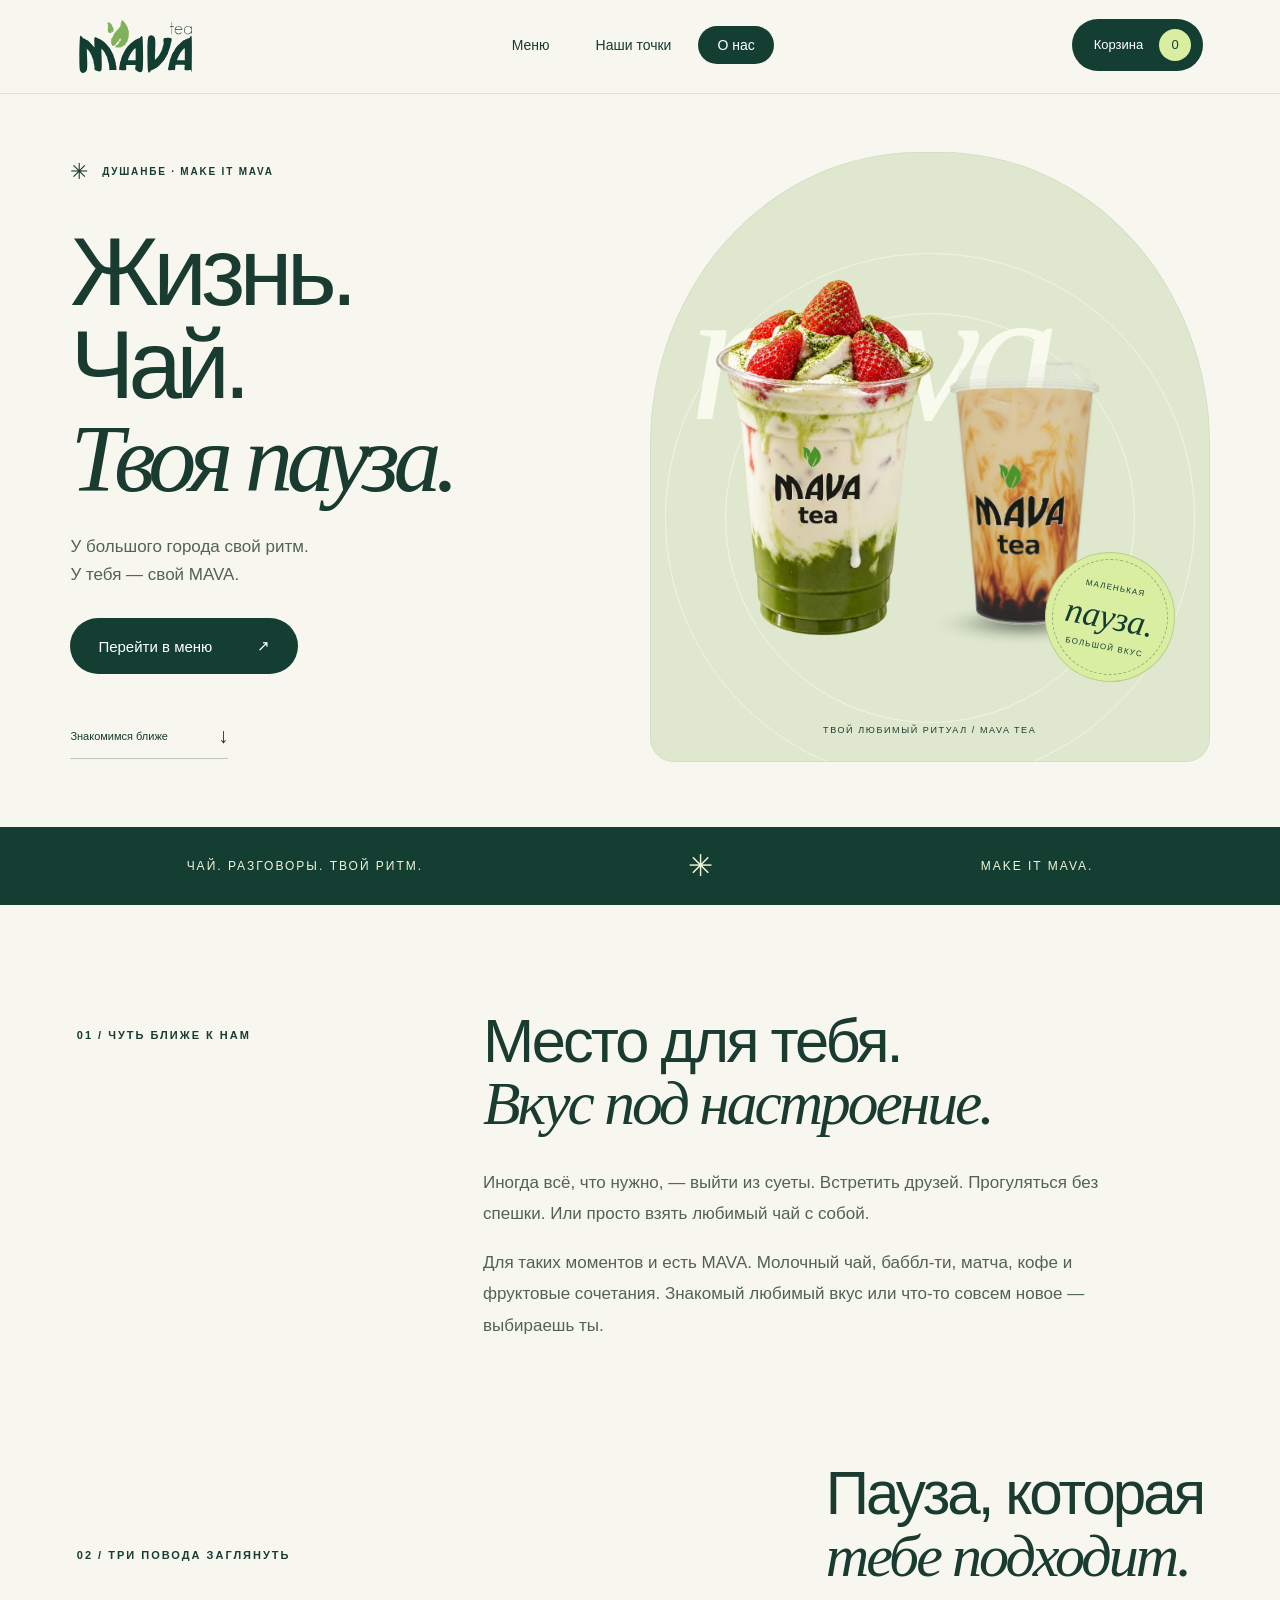
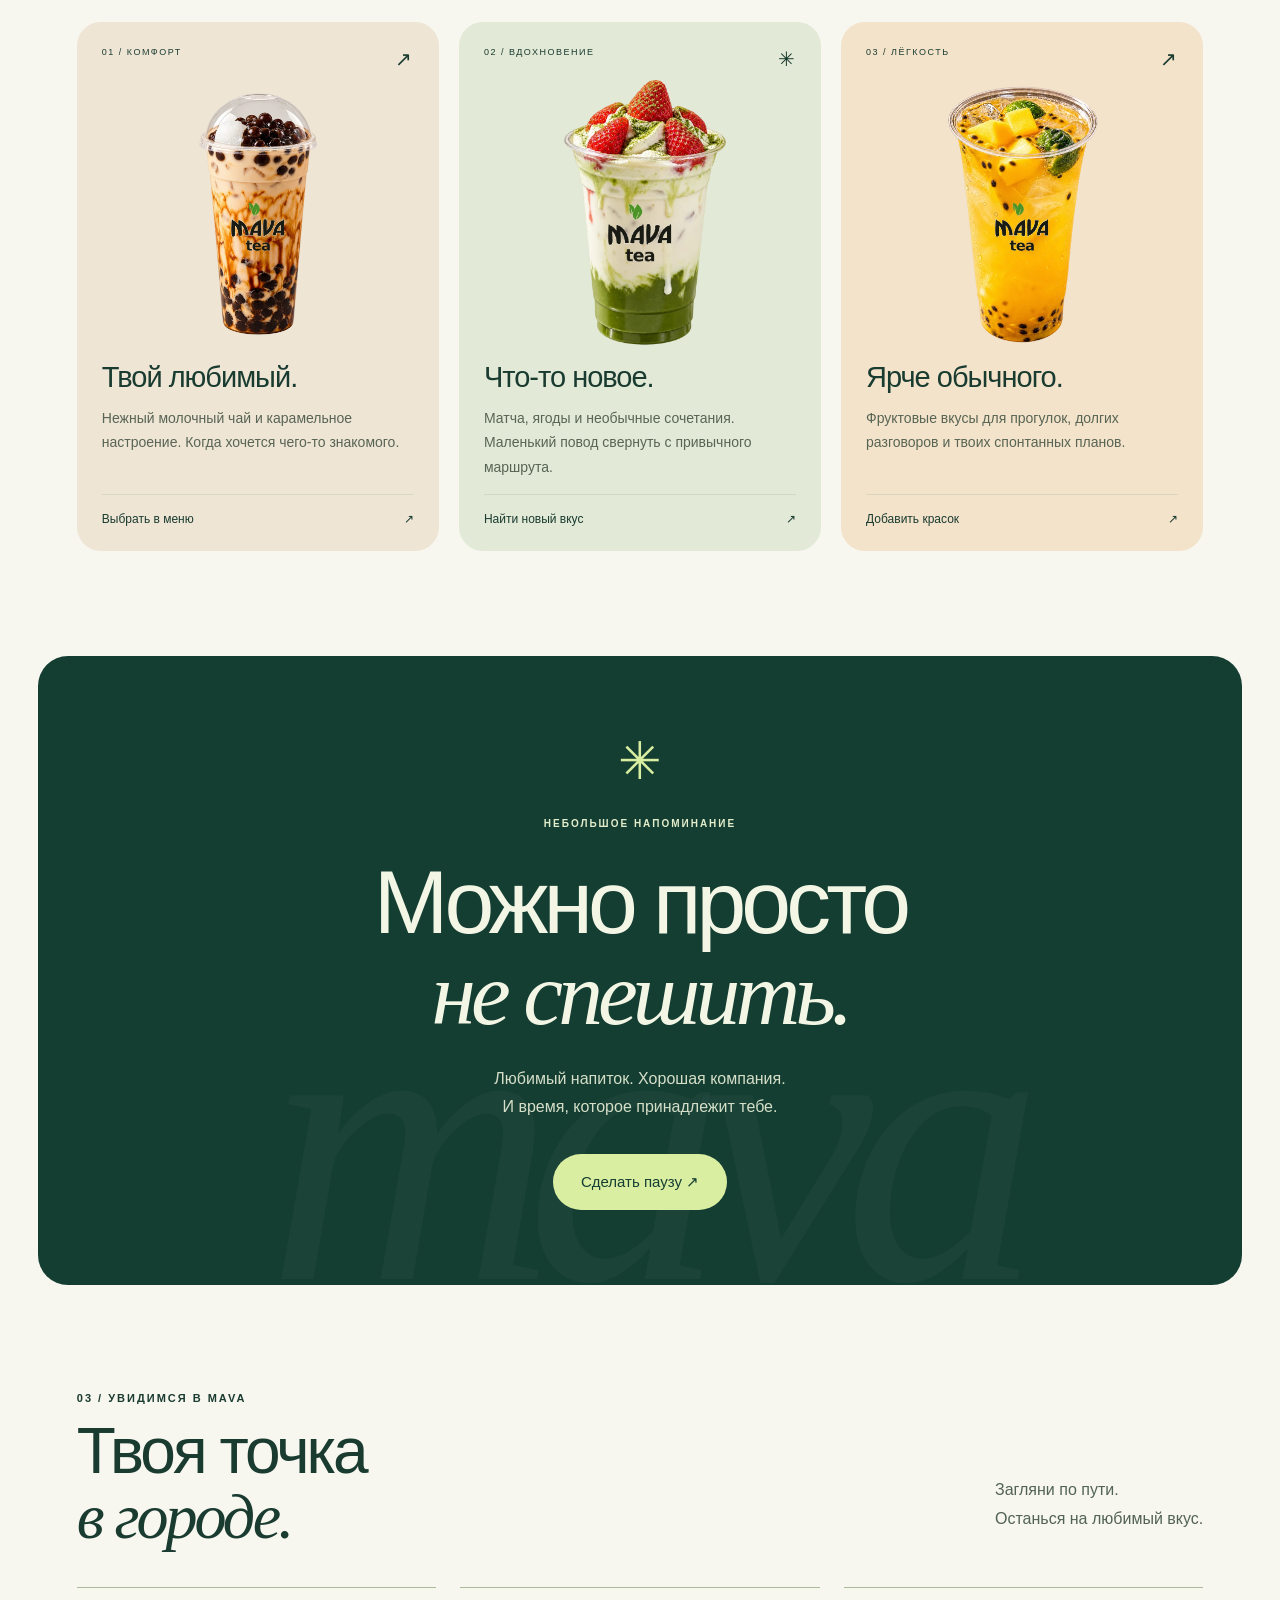
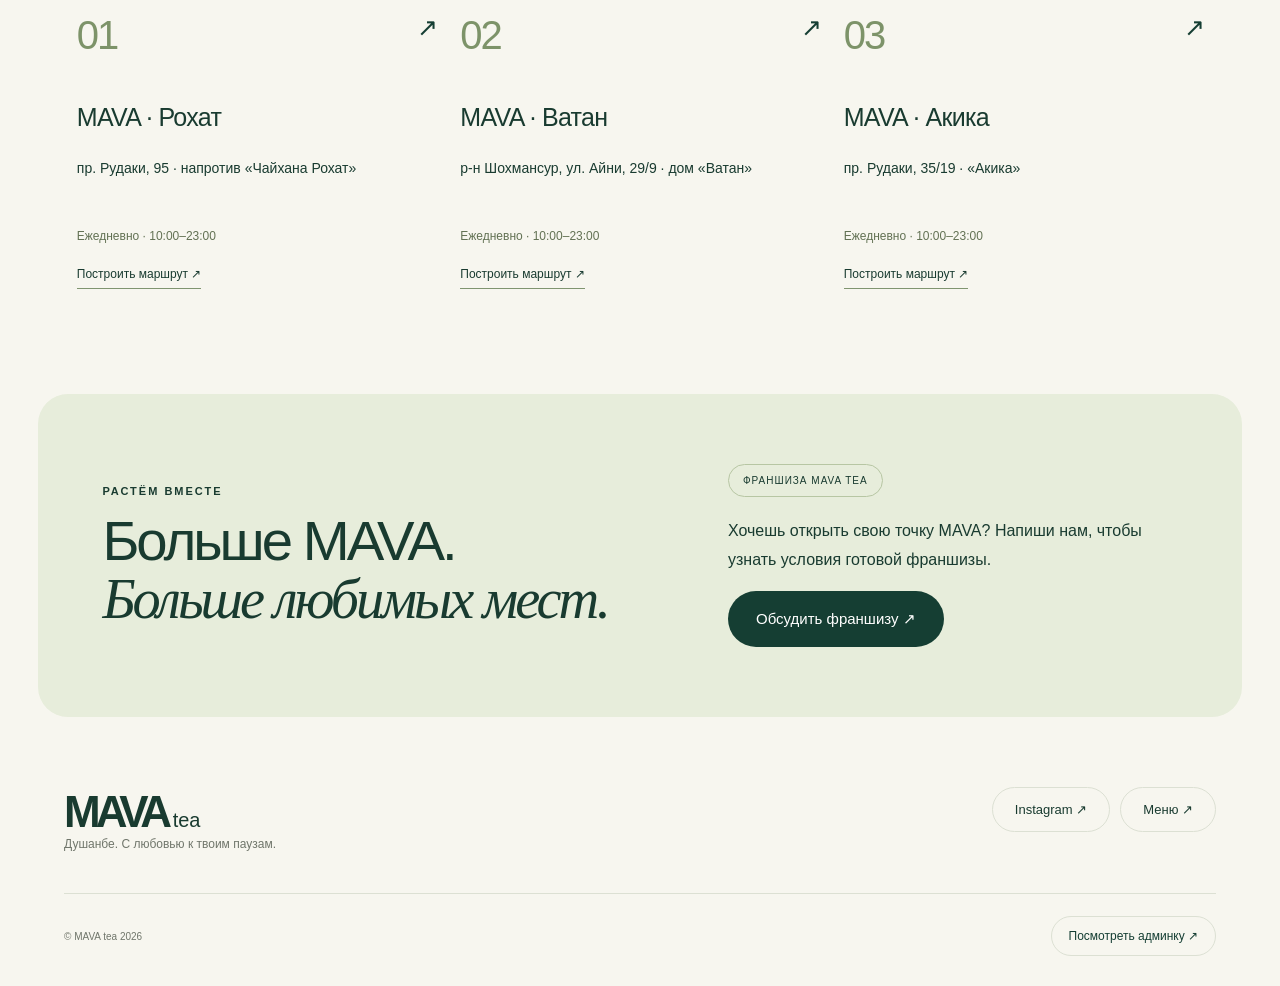
<file: index.html>
<!doctype html>
<html lang="ru">
<head>
  <meta charset="utf-8">
  <meta name="mava-build" content="24">
  <meta name="viewport" content="width=device-width,initial-scale=1">
  <meta name="theme-color" content="#153e33">
  <meta name="description" content="MAVA tea — твоя маленькая пауза в Душанбе. Узнай о нас, найди свою точку и выбери любимый напиток.">
  <title>MAVA tea — о нас</title>
  <link rel="icon" href="./assets/logo.svg">
  <link rel="stylesheet" href="./shop.css?v=16">
  <link rel="stylesheet" href="./store-v12.css?v=16">
  <link rel="stylesheet" href="./brand-v23.css?v=23">
  <script src="./shared.js?v=16" defer></script><script src="./demo-data.js" defer></script><script src="./demo-api.js?v=1" defer></script>
  <script src="./about.js?v=24" defer></script>
<meta name="robots" content="noindex,nofollow"></head>
<body class="about-page">
  <a class="skip-link" href="#story">Перейти к содержимому</a>
  <header class="header">
    <a href="./index.html" class="brand" aria-label="MAVA tea — главная"><img src="./assets/logo.svg" width="324" height="153" alt="MAVA tea"></a>
    <nav aria-label="Навигация"><a href="./menu.html#menu">Меню</a><a href="#our-places">Наши точки</a><a href="./index.html" aria-current="page">О нас</a></nav>
    <a href="./menu.html#cart" class="pill cart-button about-cart">Корзина <span id="about-cart-count">0</span></a>
  </header>
  <main id="story">
    <section class="story-hero">
      <div class="story-copy" data-reveal>
        <p class="eyebrow"><span class="tiny-star" aria-hidden="true">✳</span> ДУШАНБЕ · MAKE IT MAVA</p>
        <h1>Жизнь.<br>Чай.<br><em>Твоя пауза.</em></h1>
        <p class="story-intro">У большого города свой ритм.<br>У тебя — свой MAVA.</p>
        <a class="pill dark" href="./menu.html#menu">Перейти в меню <span>↗</span></a>
        <a class="story-scroll" href="#our-story">Знакомимся ближе <span aria-hidden="true">↓</span></a>
      </div>
      <div class="story-art" aria-label="Баббл-ти и клубничная матча MAVA">
        <div class="art-orbit orbit-one" aria-hidden="true"></div><div class="art-orbit orbit-two" aria-hidden="true"></div>
        <span class="art-word" aria-hidden="true">mava.</span>
        <div class="art-cup cup-matcha"><img src="./assets/menu-fast/item-15-768.webp" width="768" height="1024" alt="Клубничное облако матча" fetchpriority="high"></div>
        <div class="art-cup cup-brown"><img src="./assets/brown-sugar-render.png" width="768" height="1024" alt="Баббл-ти браун шуга" fetchpriority="high"></div>
        <div class="pause-seal"><span>МАЛЕНЬКАЯ</span><em>пауза.</em><span>БОЛЬШОЙ ВКУС</span></div>
        <span class="art-footnote">ТВОЙ ЛЮБИМЫЙ РИТУАЛ / MAVA TEA</span>
      </div>
    </section>

    <div class="story-ribbon" aria-label="Хороший день начинается с маленькой паузы"><span>ЧАЙ. РАЗГОВОРЫ. ТВОЙ РИТМ.</span><span aria-hidden="true">✳</span><span>MAKE IT MAVA.</span></div>

    <section class="story-statement story-section" id="our-story">
      <p class="eyebrow" data-reveal>01 / ЧУТЬ БЛИЖЕ К НАМ</p>
      <div data-reveal><h2>Место для тебя.<br><em>Вкус под настроение.</em></h2><p>Иногда всё, что нужно, — выйти из суеты. Встретить друзей. Прогуляться без спешки. Или просто взять любимый чай с собой.</p><p>Для таких моментов и есть MAVA. Молочный чай, баббл-ти, матча, кофе и фруктовые сочетания. Знакомый любимый вкус или что-то совсем новое — выбираешь ты.</p></div>
    </section>

    <section class="ritual-section story-section">
      <div class="ritual-heading" data-reveal><p class="eyebrow">02 / ТРИ ПОВОДА ЗАГЛЯНУТЬ</p><h2>Пауза, которая<br><em>тебе подходит.</em></h2></div>
      <div class="ritual-grid">
        <article class="ritual-card ritual-milk" data-reveal><div class="ritual-top"><span>01 / КОМФОРТ</span><span aria-hidden="true">↗</span></div><div class="ritual-picture"><img src="./assets/menu-fast/item-03-768.webp" width="768" height="1024" alt="Баббл-ти с браун шуга" loading="lazy"></div><h3>Твой любимый.</h3><p>Нежный молочный чай и карамельное настроение. Когда хочется чего-то знакомого.</p><a href="./menu.html#menu">Выбрать в меню <span aria-hidden="true">↗</span></a></article>
        <article class="ritual-card ritual-matcha" data-reveal><div class="ritual-top"><span>02 / ВДОХНОВЕНИЕ</span><span aria-hidden="true">✳</span></div><div class="ritual-picture"><img src="./assets/menu-fast/item-15-768.webp" width="768" height="1024" alt="Клубничное облако матча" loading="lazy"></div><h3>Что-то новое.</h3><p>Матча, ягоды и необычные сочетания. Маленький повод свернуть с привычного маршрута.</p><a href="./menu.html#menu">Найти новый вкус <span aria-hidden="true">↗</span></a></article>
        <article class="ritual-card ritual-fruit" data-reveal><div class="ritual-top"><span>03 / ЛЁГКОСТЬ</span><span aria-hidden="true">↗</span></div><div class="ritual-picture"><img src="./assets/menu-fast/item-34-768.webp" width="768" height="1024" alt="Манго с маракуйей" loading="lazy"></div><h3>Ярче обычного.</h3><p>Фруктовые вкусы для прогулок, долгих разговоров и твоих спонтанных планов.</p><a href="./menu.html#menu">Добавить красок <span aria-hidden="true">↗</span></a></article>
      </div>
    </section>

    <section class="pause-banner" data-reveal><span class="pause-mark" aria-hidden="true">✳</span><p class="eyebrow">НЕБОЛЬШОЕ НАПОМИНАНИЕ</p><h2>Можно просто<br><em>не спешить.</em></h2><p>Любимый напиток. Хорошая компания.<br>И время, которое принадлежит тебе.</p><a href="./menu.html#menu" class="pill lime">Сделать паузу ↗</a><span class="banner-word" aria-hidden="true">mava</span></section>

    <section class="story-section places-section" id="our-places">
      <div class="places-heading" data-reveal><div><p class="eyebrow">03 / УВИДИМСЯ В MAVA</p><h2>Твоя точка<br><em>в городе.</em></h2></div><p>Загляни по пути.<br>Останься на любимый вкус.</p></div>
      <div id="about-branches" class="places-grid" aria-live="polite"><p>Загружаем адреса…</p></div>
    </section>

    <section class="franchise-section story-section" data-reveal><div><p class="eyebrow">РАСТЁМ ВМЕСТЕ</p><h2>Больше MAVA.<br><em>Больше любимых мест.</em></h2></div><div><span class="franchise-tag">Франшиза MAVA tea</span><p>Хочешь открыть свою точку MAVA? Напиши нам, чтобы узнать условия готовой франшизы.</p><a id="franchise-contact" class="pill dark" href="https://www.instagram.com/mava_tea/" target="_blank" rel="noopener noreferrer">Обсудить франшизу ↗</a></div></section>
  </main>
  <footer id="contact"><div><a class="footer-brand" href="./index.html">MAVA <small>tea</small></a><p>Душанбе. С любовью к твоим паузам.</p></div><div id="about-socials" class="socials"><a href="https://www.instagram.com/mava_tea/" target="_blank" rel="noopener noreferrer">Instagram ↗</a><a href="./menu.html#menu">Меню ↗</a></div><div class="footer-bottom"><small>© MAVA tea <span id="year">2026</span></small><a href="./admin.html" class="admin-entry">Посмотреть админку ↗</a></div></footer>
</body>
</html>
</file>
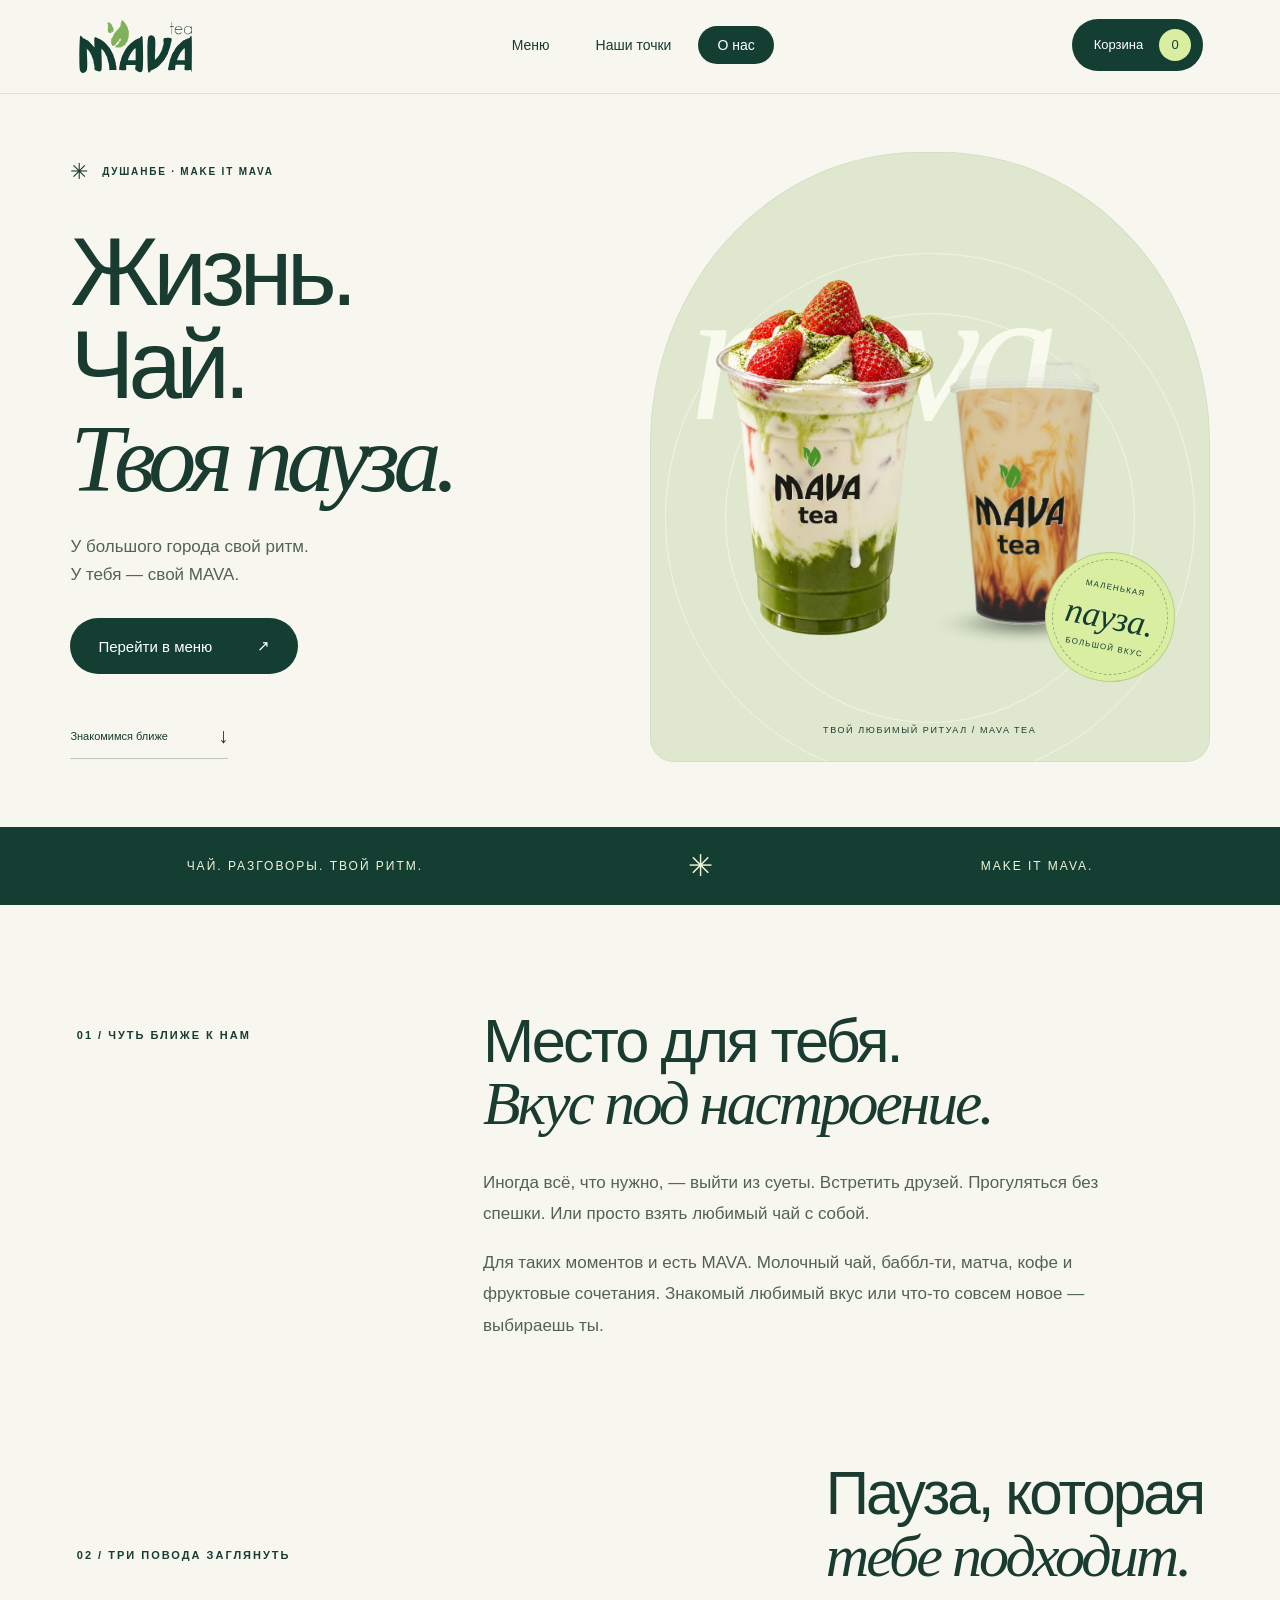
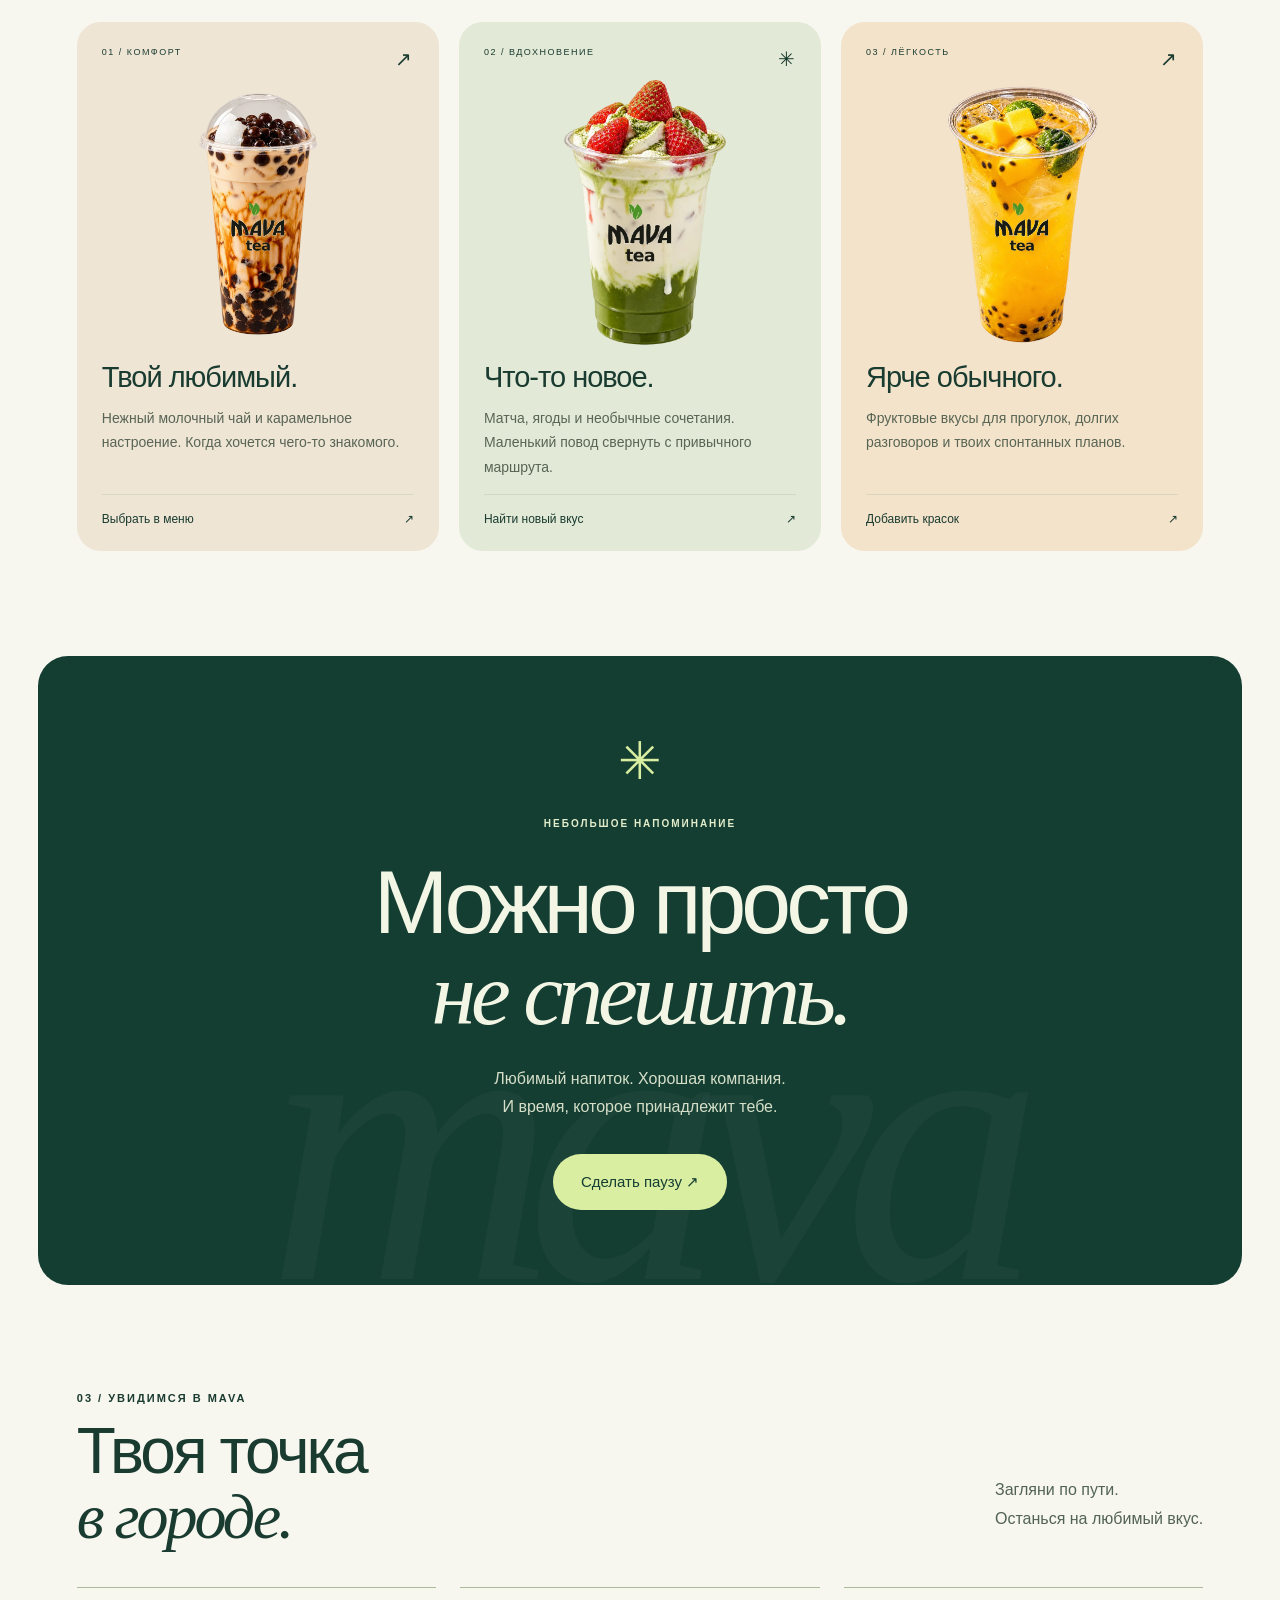
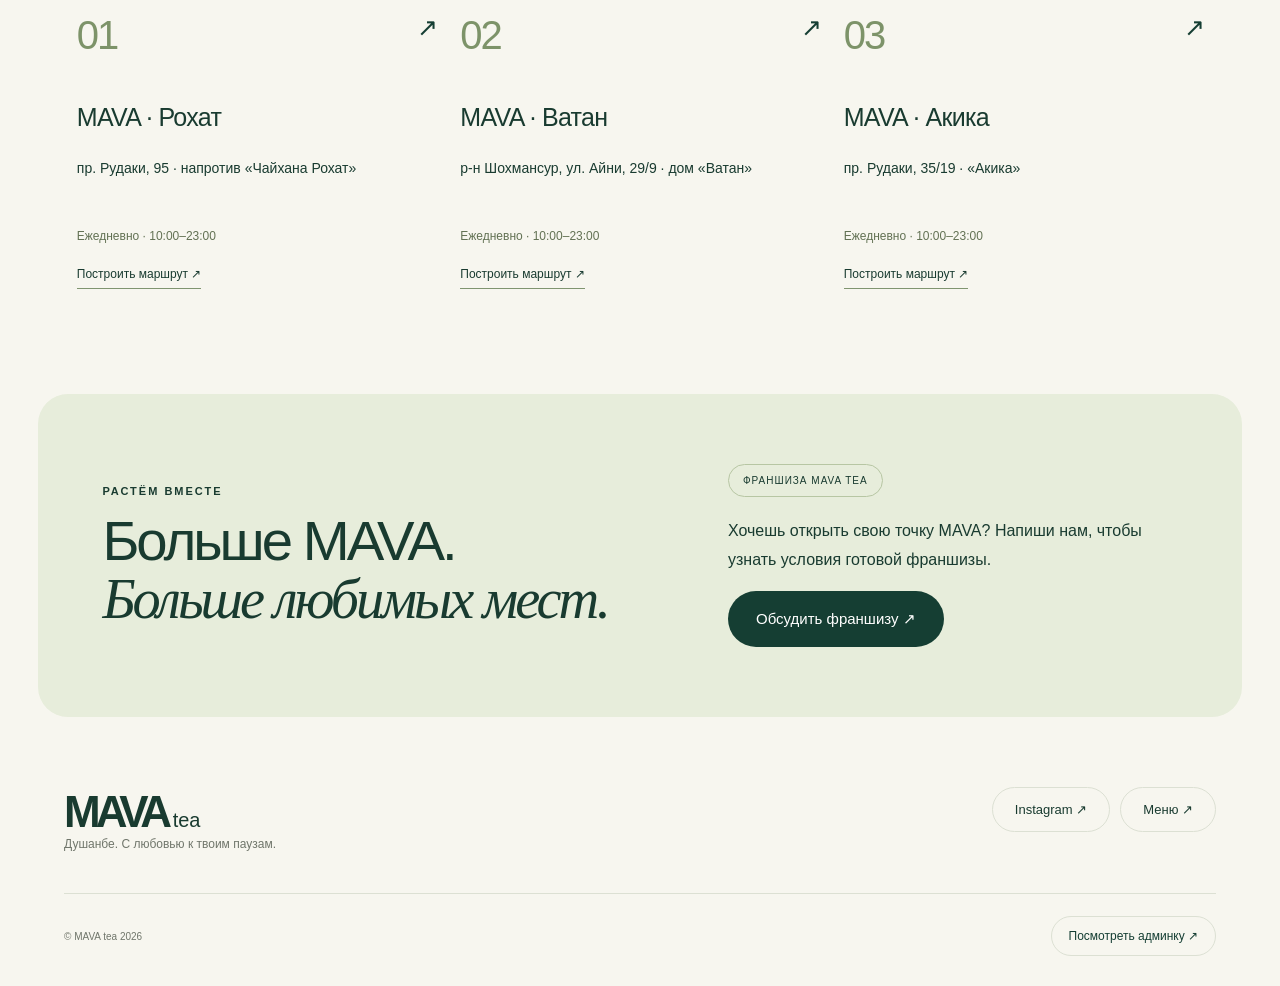
<file: about/index.html>
<!doctype html><html lang="ru"><head><meta charset="utf-8"><meta name="viewport" content="width=device-width,initial-scale=1"><title>MAVA tea</title><script>location.replace("../index.html"+location.search+location.hash);</script></head><body><a href="../index.html">Открыть MAVA tea</a></body></html>
</file>
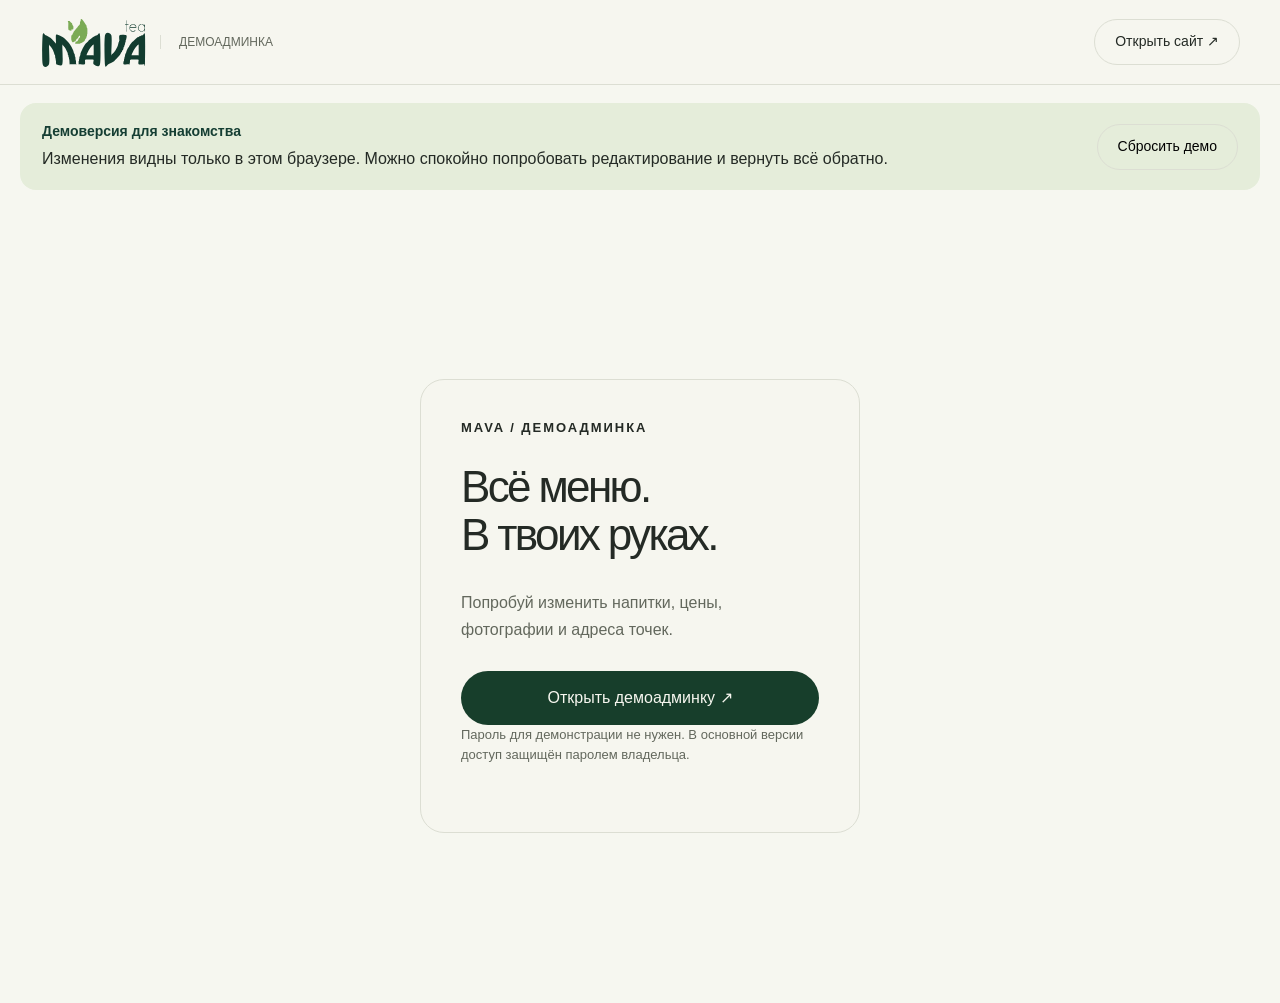
<file: admin/index.html>
<!doctype html><html lang="ru"><head><meta charset="utf-8"><meta name="viewport" content="width=device-width,initial-scale=1"><title>MAVA tea</title><script>location.replace("../admin.html"+location.search+location.hash);</script></head><body><a href="../admin.html">Открыть MAVA tea</a></body></html>
</file>
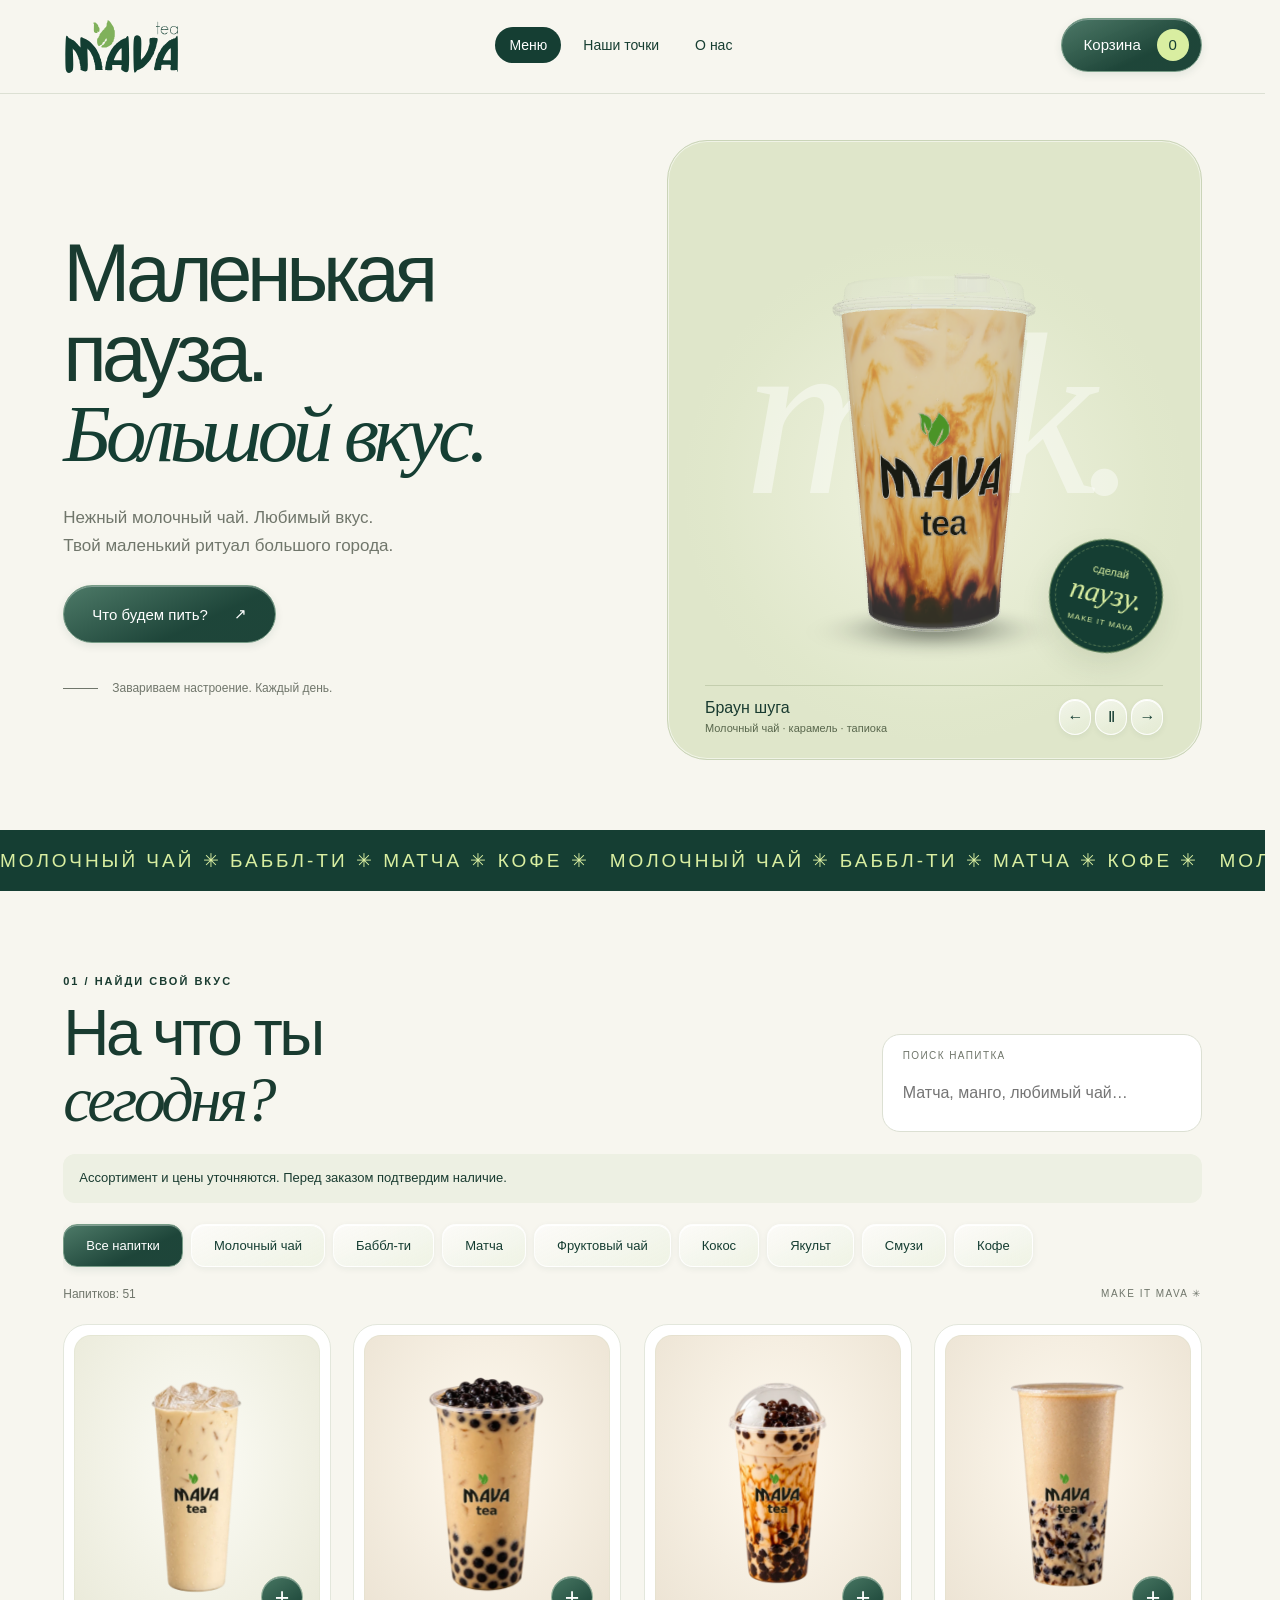
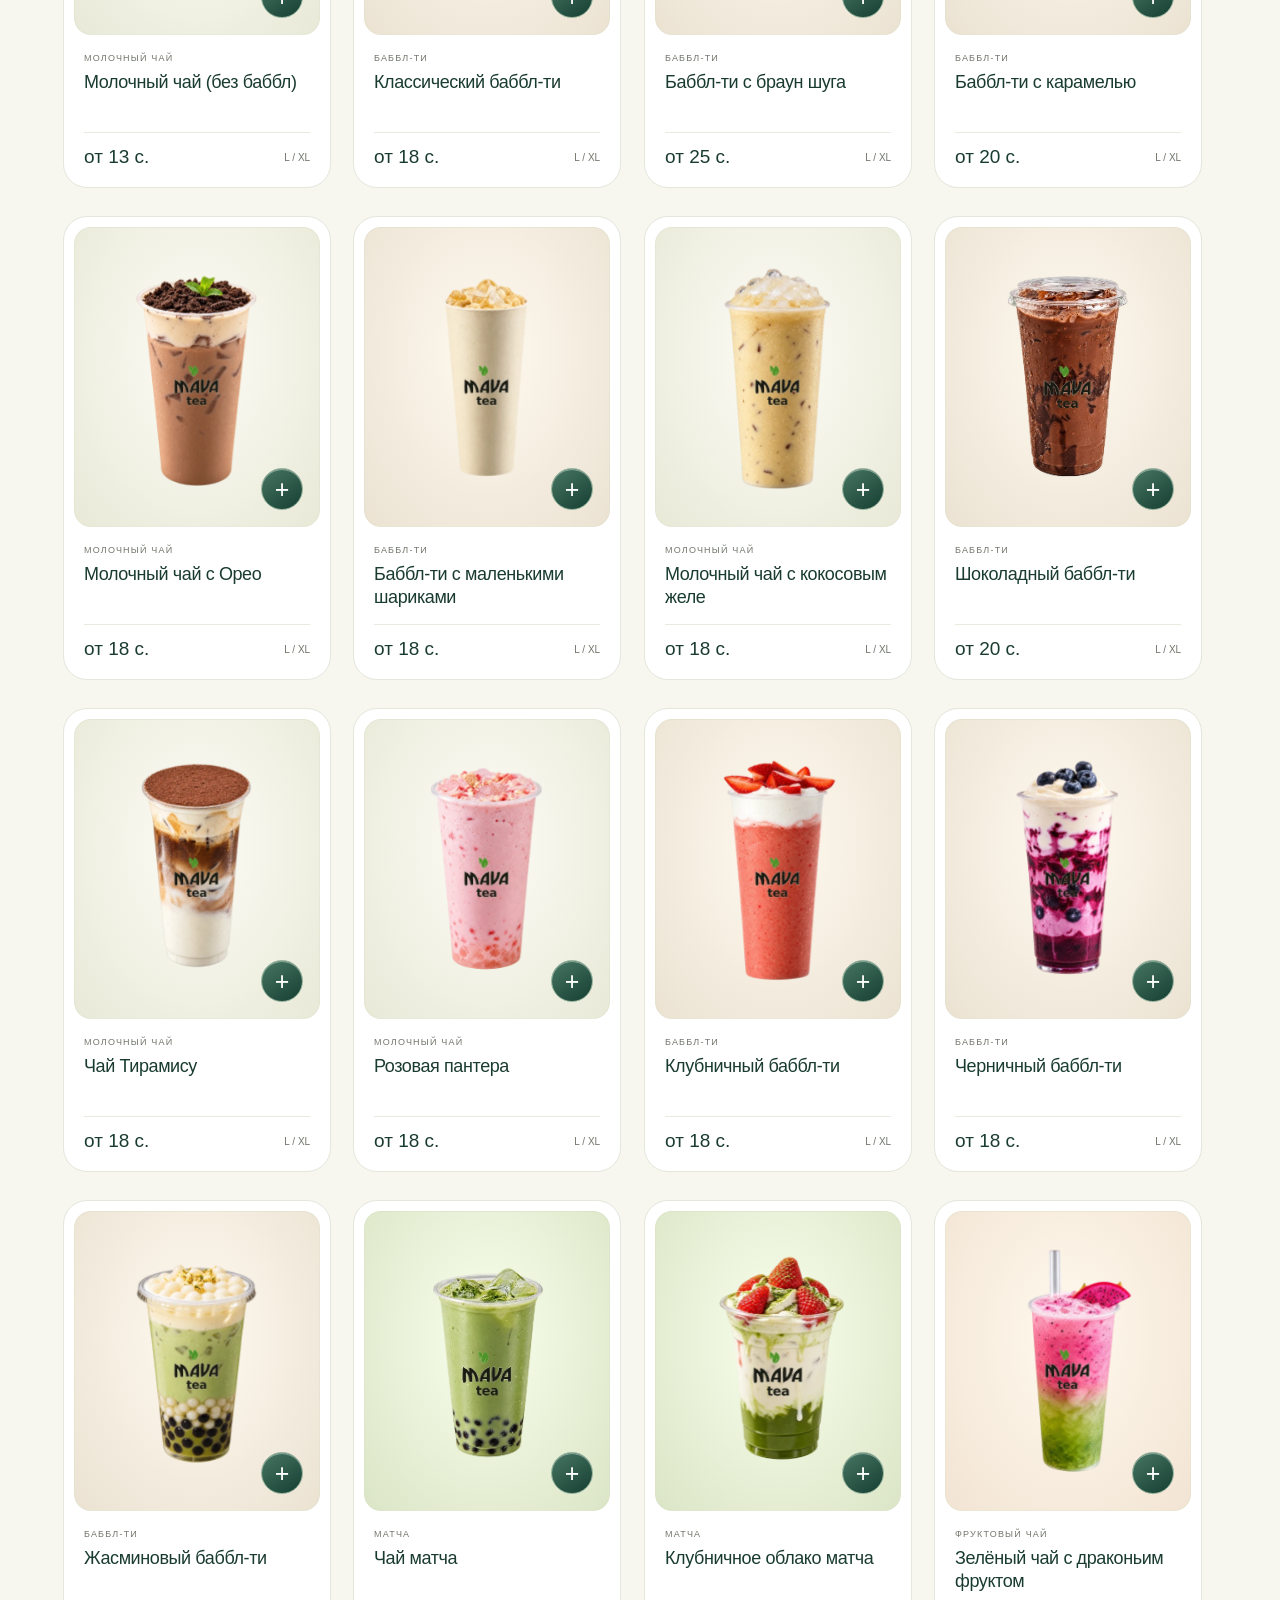
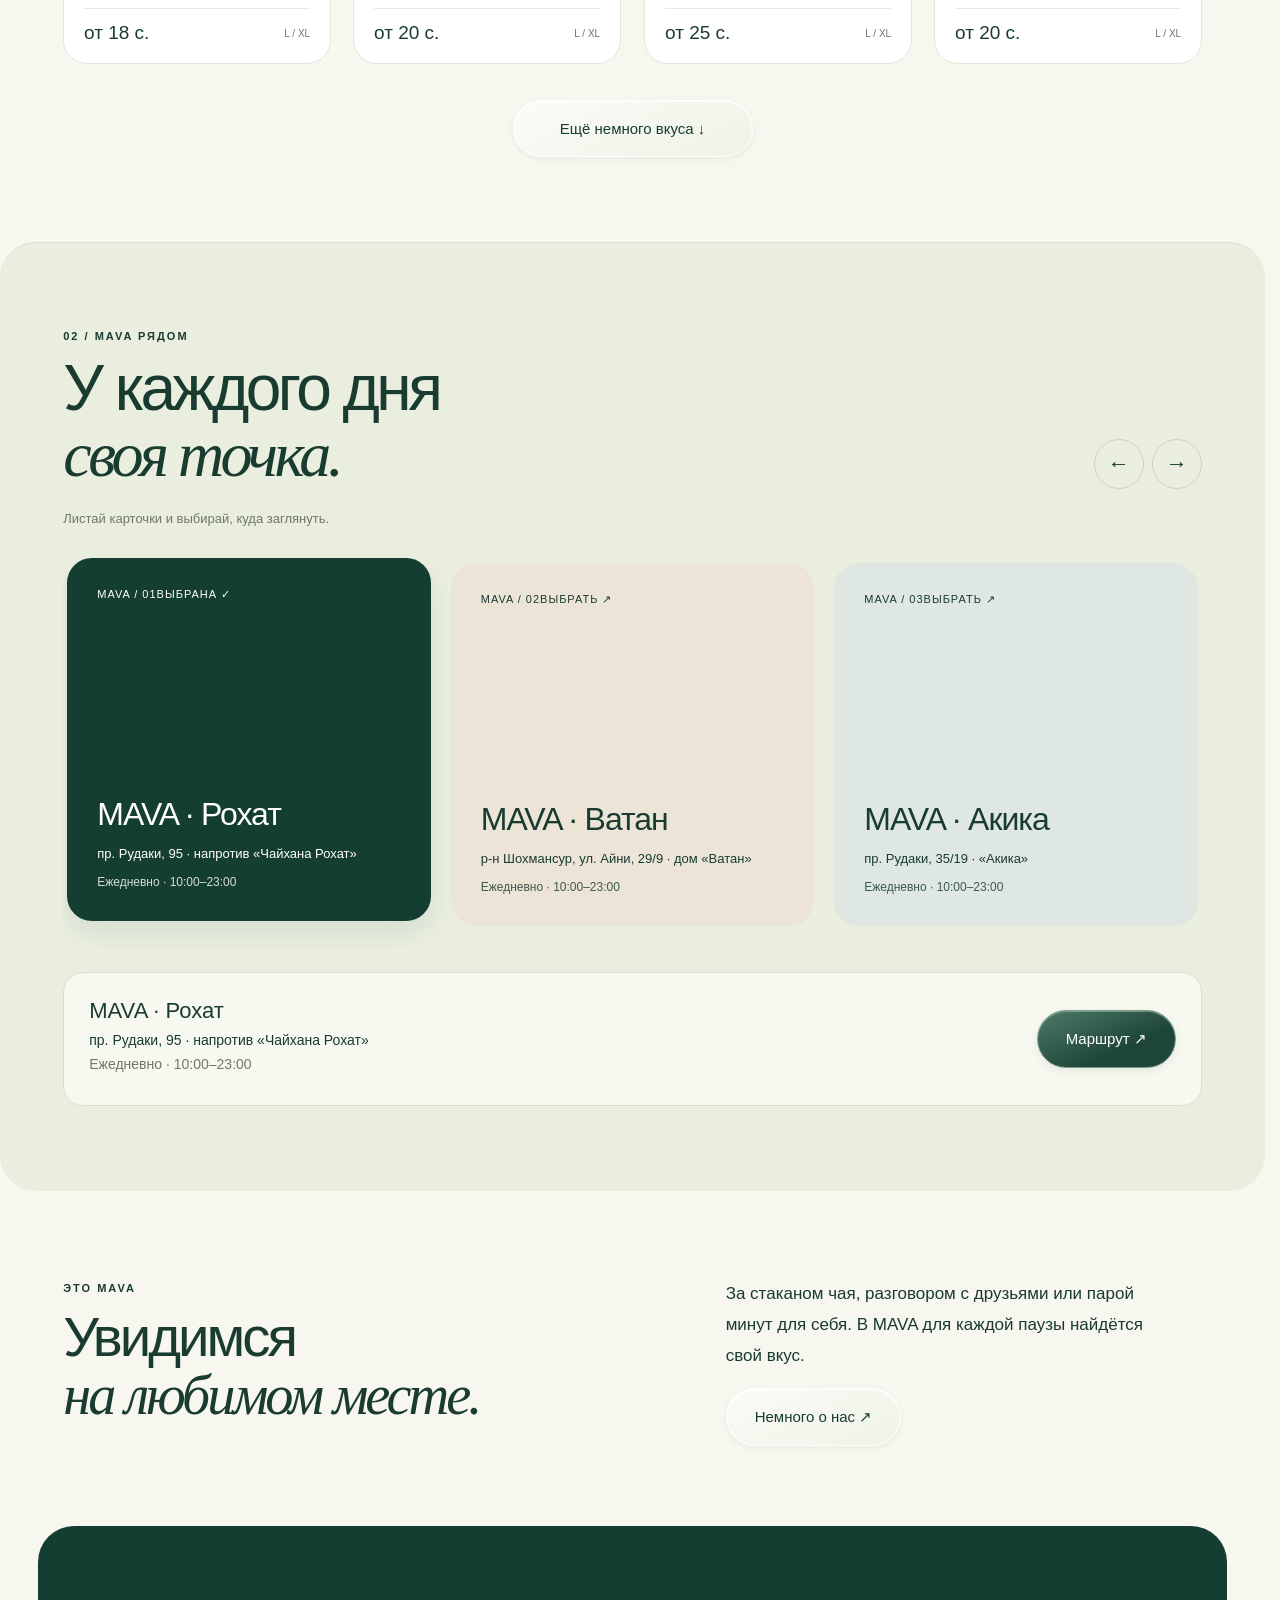
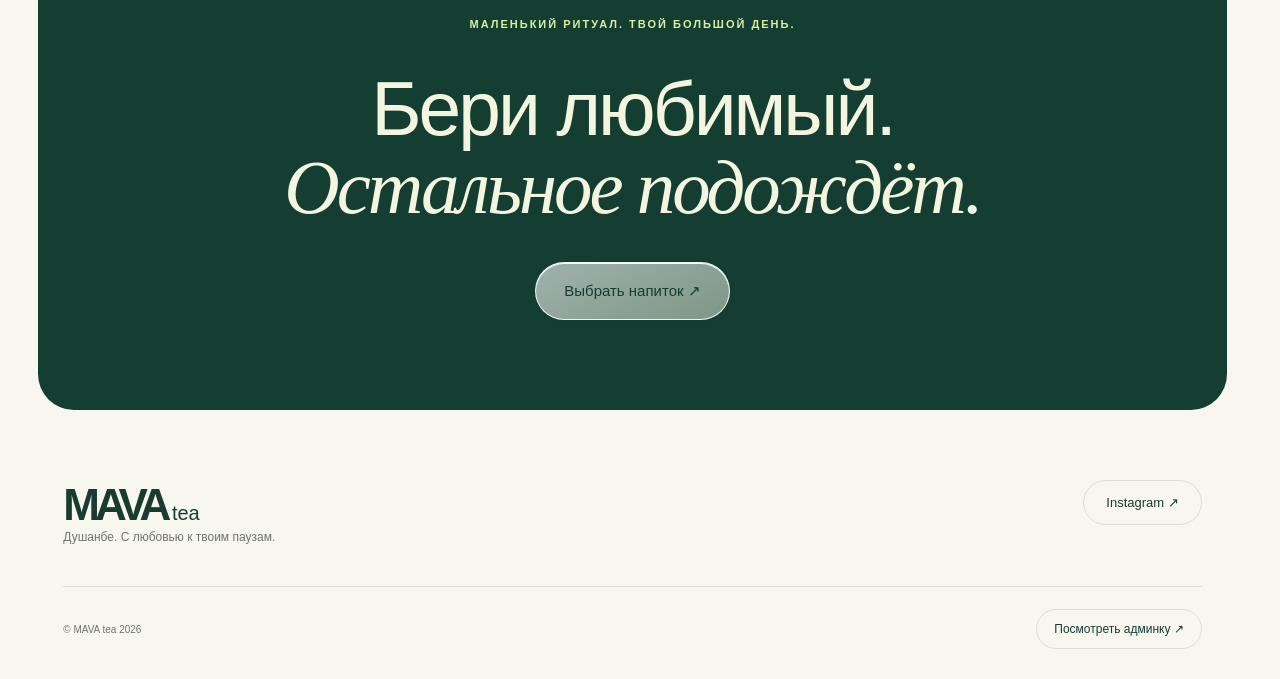
<file: menu/index.html>
<!doctype html><html lang="ru"><head><meta charset="utf-8"><meta name="viewport" content="width=device-width,initial-scale=1"><title>MAVA tea</title><script>location.replace("../menu.html"+location.search+location.hash);</script></head><body><a href="../menu.html">Открыть MAVA tea</a></body></html>
</file>
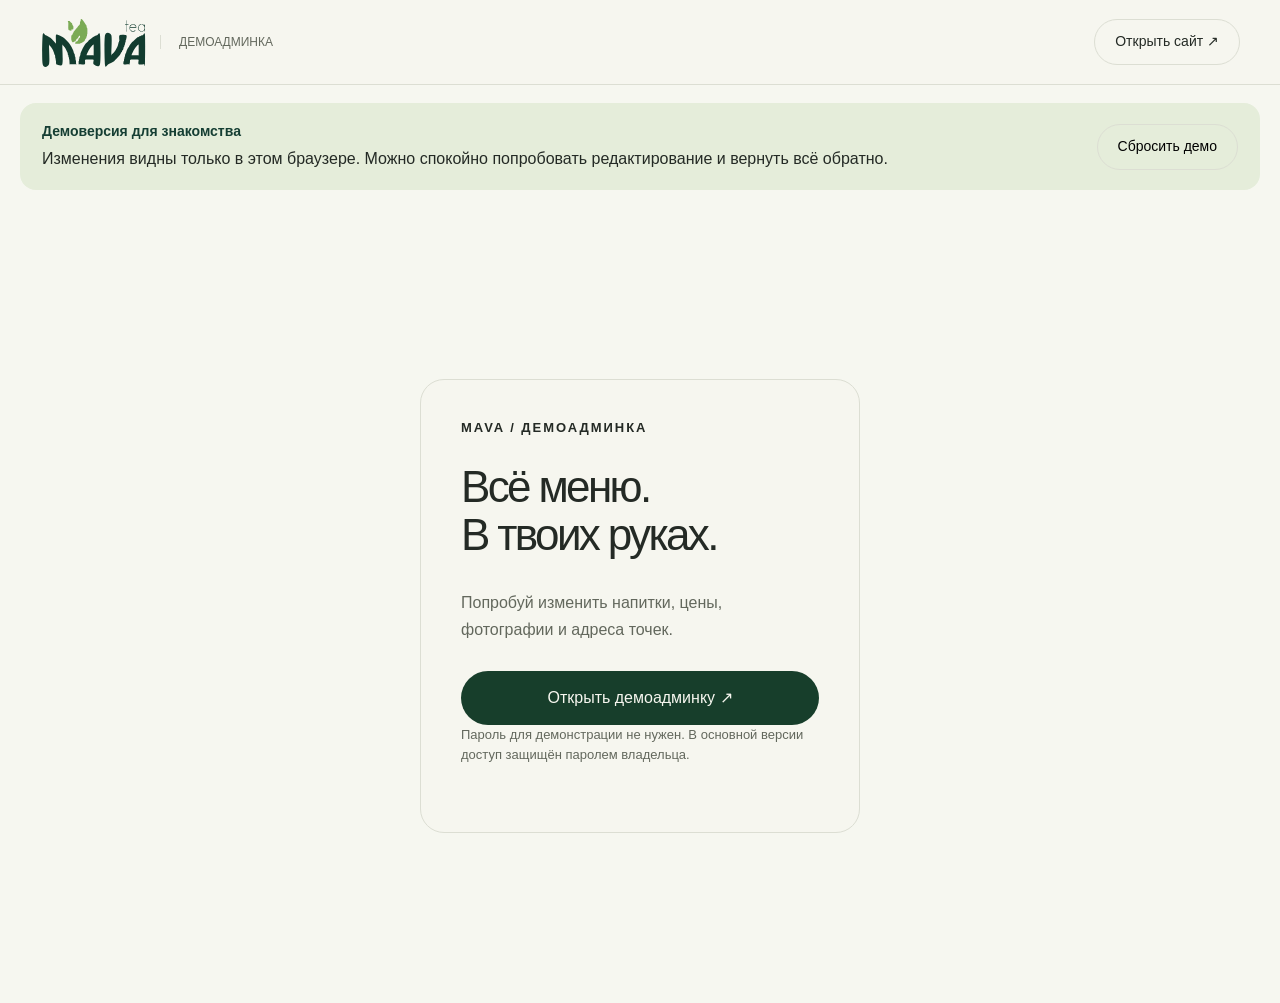
<file: admin.html>
<!doctype html><html lang="ru"><head><meta charset="UTF-8"><meta name="viewport" content="width=device-width,initial-scale=1"><meta name="robots" content="noindex,nofollow"><meta name="theme-color" content="#173e2b"><title>Меню · MAVA tea</title><link rel="icon" href="./assets/logo.svg"><link rel="stylesheet" href="./styles.css?v=3-mobile"><link rel="stylesheet" href="./admin-v5.css?v=8"><script src="./shared.js?v=14" defer></script><script src="./demo-data.js" defer></script><script src="./demo-api.js?v=1" defer></script><script src="./admin.js?v=23" defer></script><script src="./motion.js" defer></script><link rel="stylesheet" href="./demo.css?v=1"></head>
<body class="admin-page"><header class="admin-header"><div><a class="brand" href="./index.html" aria-label="MAVA tea — главная"><img class="brand-logo" src="./assets/logo.svg" width="324" height="153" alt="MAVA tea"></a><span class="admin-badge">ДЕМОАДМИНКА</span></div><div><a href="./index.html" target="_blank" rel="noopener" class="button outline small">Открыть сайт ↗</a><button id="logout" class="button outline small" hidden>Выйти</button></div></header><aside class="admin-notice demo-notice"><div><strong>Демоверсия для знакомства</strong><p>Изменения видны только в этом браузере. Можно спокойно попробовать редактирование и вернуть всё обратно.</p></div><button class="button outline small" id="demo-reset" type="button">Сбросить демо</button></aside>
<div class="admin-loading" id="loading">Загружаем…</div>
<main id="login" class="login-wrap" hidden><form class="login-card" id="login-form"><div class="eyebrow">MAVA / ДЕМОАДМИНКА</div><h1>Всё меню.<br>В твоих руках.</h1><p>Попробуй изменить напитки, цены, фотографии и адреса точек.</p><input type="hidden" name="password" value="demo"><p class="error" id="login-error" role="alert" hidden></p><button class="button dark full-width" type="submit">Открыть демоадминку ↗</button><p class="help">Пароль для демонстрации не нужен. В основной версии доступ защищён паролем владельца.</p></form></main>
<div class="admin-shell" id="dashboard" hidden><nav class="admin-nav" aria-label="Управление"><button class="active" data-panel="menu" aria-pressed="true">Напитки</button><button data-panel="orders" aria-pressed="false">Заказы</button><button data-panel="branches" aria-pressed="false">Точки</button><button data-panel="settings" aria-pressed="false">Кофейня</button></nav><main class="admin-main"><section id="menu-panel"><div class="admin-title"><div><h1>Твоё меню<span>.</span></h1><p id="drink-count"></p></div><button class="button dark" id="new-drink">+ Добавить напиток</button></div><div class="admin-notice" id="admin-demo" hidden>Сейчас здесь примеры напитков, цен и изображений. Замени их на настоящее меню MAVA. После проверки выключи «Предварительное меню» в разделе «Кофейня».</div><div class="admin-list" id="admin-list"></div></section>
<section id="orders-panel" hidden><div class="admin-title"><div><h1>Заказы<span>.</span></h1><p>Заказы оформляются через ZaZa или по телефону.</p></div><button id="refresh-orders" class="button outline">Обновить</button></div><p class="help">В демоверсии настоящие заказы не создаются.</p><div id="orders-list"></div></section><section id="branches-panel" hidden><div class="admin-title"><div><h1>Точки MAVA<span>.</span></h1><p>Адрес, график и контакты для каждой кофейни.</p></div><button class="button dark" id="new-branch">+ Добавить точку</button></div><div id="branch-list" class="branch-admin-list"></div></section><section id="settings-panel" hidden><div class="admin-title"><div><h1>Твоя кофейня<span>.</span></h1><p>Общие настройки MAVA. Адреса и график — в разделе «Точки».</p></div></div><form id="settings-form" class="settings-form"><h2>Соцсети</h2><div id="social-rows"></div><button id="add-social" type="button" class="button outline small">+ Добавить ссылку</button><h2>Доставка через ZaZa</h2><p class="help">Гость выбирает напитки в меню, затем переходит в ZaZa или звонит. Новые заказы на этом сайте не создаются. В разделе «Заказы» остаётся история прежних заявок.</p><label class="field">Ссылка на ZaZa<input name="delivery_url" type="url" maxlength="500" placeholder="https://zaza.tj/" required></label><label class="field">Надпись на кнопке<input name="delivery_label" maxlength="60" placeholder="Открыть ZaZa"></label><label class="field">Телефон доставки<input name="delivery_phone" type="tel" maxlength="30" placeholder="5445" required></label><label class="field">Дополнительная информация в корзине<textarea name="delivery_note" maxlength="400" placeholder="Необязательно"></textarea></label><label class="check-field"><input type="checkbox" name="demo">Предварительное меню — показать гостям, что ассортимент и цены уточняются</label><p class="error" id="settings-error" role="alert" hidden></p><button class="button dark" type="submit">Сохранить контакты</button></form></section></main></div>
<dialog class="editor-dialog" id="editor" aria-labelledby="editor-title"><button class="close-button" type="button" aria-label="Закрыть">×</button><h2 id="editor-title">Новый напиток</h2><form id="drink-form"><div class="editor-preview"><img id="editor-image" src="./assets/menu-clean/item-01.webp" alt="Предпросмотр напитка" width="84" height="84"><label>Фотография напитка<input type="file" id="photo-input" accept="image/jpeg,image/png,image/webp"><small class="help">JPG, PNG или WebP · до 10 МБ</small></label></div><label class="field">Название<input name="name" required maxlength="80" placeholder="Например, Манго бабл-ти"></label><p class="help" id="source-note"></p><label class="field">Объёмы и цены</label><div id="variants"></div><button type="button" id="add-variant" class="button outline small">+ Вариант</button><div class="temperature-checks"><label class="check-field"><input type="checkbox" name="cold">Со льдом</label><label class="check-field"><input type="checkbox" name="hot">Горячий</label></div><div class="field-row"><label class="field">Категория<select name="category"><option value="milk">Молочный чай</option><option value="bubble">Баббл-ти</option><option value="matcha">Матча</option><option value="fruit">Фруктовый чай</option><option value="coconut">Кокос</option><option value="yakult">Якульт</option><option value="smoothie">Смузи</option><option value="coffee">Кофе</option><option value="extra">Добавки</option></select></label><label class="field">Метка<select name="tag"><option value="">Без метки</option><option>Хит</option><option>Новинка</option><option>Выбор MAVA</option></select></label></div><label class="field">Описание<textarea name="description" maxlength="300" placeholder="Вкус и основные ингредиенты"></textarea></label><label class="field">Порядок в меню<input name="position" type="number" min="0" max="9999" step="1" required><small>Меньшее число — выше в меню.</small></label><label class="check-field"><input type="checkbox" name="available" checked>Показывать в меню</label><p class="error" id="editor-error" role="alert" hidden></p><div class="form-actions"><button class="button outline" type="button" id="cancel-edit">Отмена</button><button class="button dark" type="submit">Сохранить напиток</button></div></form></dialog>
<dialog class="editor-dialog" id="branch-editor" aria-labelledby="branch-title"><button class="close-button" type="button" aria-label="Закрыть">×</button><h2 id="branch-title">Новая точка</h2><form id="branch-form"><div class="editor-preview"><img id="branch-image" src="./assets/logo.svg" alt="Фото точки" width="84" height="84"><label>Фото карточки<input id="branch-photo" type="file" accept="image/jpeg,image/png,image/webp"></label><button type="button" id="branch-photo-clear" class="icon-button">Убрать</button></div><label class="field">Короткое описание<input name="subtitle" maxlength="120" placeholder="Например: уютная пауза в центре"></label><label class="field">Название<input name="name" required maxlength="80" placeholder="MAVA · Рудаки"></label><label class="field">Адрес<input name="address" required maxlength="200" placeholder="Душанбе, улица, дом"></label><fieldset class="hours-editor" id="hours-editor"><legend>Время работы этой точки</legend><div class="hours-quick"><label class="field">Открытие<input id="hours-open" type="time" value="10:00"></label><label class="field">Закрытие<input id="hours-close" type="time" value="22:00"></label><button type="button" id="hours-apply" class="button outline small">Каждый день</button></div><label class="field">График на сайте<textarea name="hours" rows="3" maxlength="400" placeholder="Пн–Пт · 10:00–22:00&#10;Сб–Вс · 11:00–23:00"></textarea></label><p class="help">Выбери часы и нажми «Каждый день» или напиши свой график по дням. Для ночного графика укажи, например, 18:00–02:00. Затем нажми «Сохранить точку».</p></fieldset><label class="field">Телефон<input name="phone" type="tel" maxlength="30" placeholder="+992 …"></label><label class="field">Ссылка на карту<input name="map_url" type="url" maxlength="500" placeholder="https://…"></label><label class="field">Порядок точек<input name="position" type="number" min="0" max="9999" step="1" required value="0"></label><label class="check-field"><input name="available" type="checkbox" checked>Показывать на сайте</label><p class="error" id="branch-error" role="alert" hidden></p><div class="form-actions"><button type="button" id="branch-cancel" class="button outline">Отмена</button><button type="submit" class="button dark">Сохранить точку</button></div></form></dialog>
<dialog class="delete-dialog" id="branch-delete" aria-labelledby="branch-delete-title"><h2 id="branch-delete-title">Удалить точку?</h2><p id="branch-delete-name"></p><p class="help">Точка исчезнет с сайта. Меню напитков останется.</p><p id="branch-delete-error" class="error" role="alert" hidden></p><div class="form-actions"><button class="button outline" id="branch-keep">Отмена</button><button class="button outline danger" id="branch-remove">Удалить</button></div></dialog><dialog class="delete-dialog" id="delete-dialog" aria-labelledby="delete-title"><h2 id="delete-title">Удалить напиток?</h2><p id="delete-name"></p><p class="help">Напиток исчезнет из меню. Можно вместо удаления скрыть его через редактирование.</p><div class="form-actions"><button class="button outline" id="cancel-delete">Отмена</button><button class="button outline danger" id="confirm-delete">Удалить</button></div><p class="error" id="delete-error" hidden role="alert"></p></dialog><div class="toast" id="toast" role="status" hidden></div></body></html>
</file>
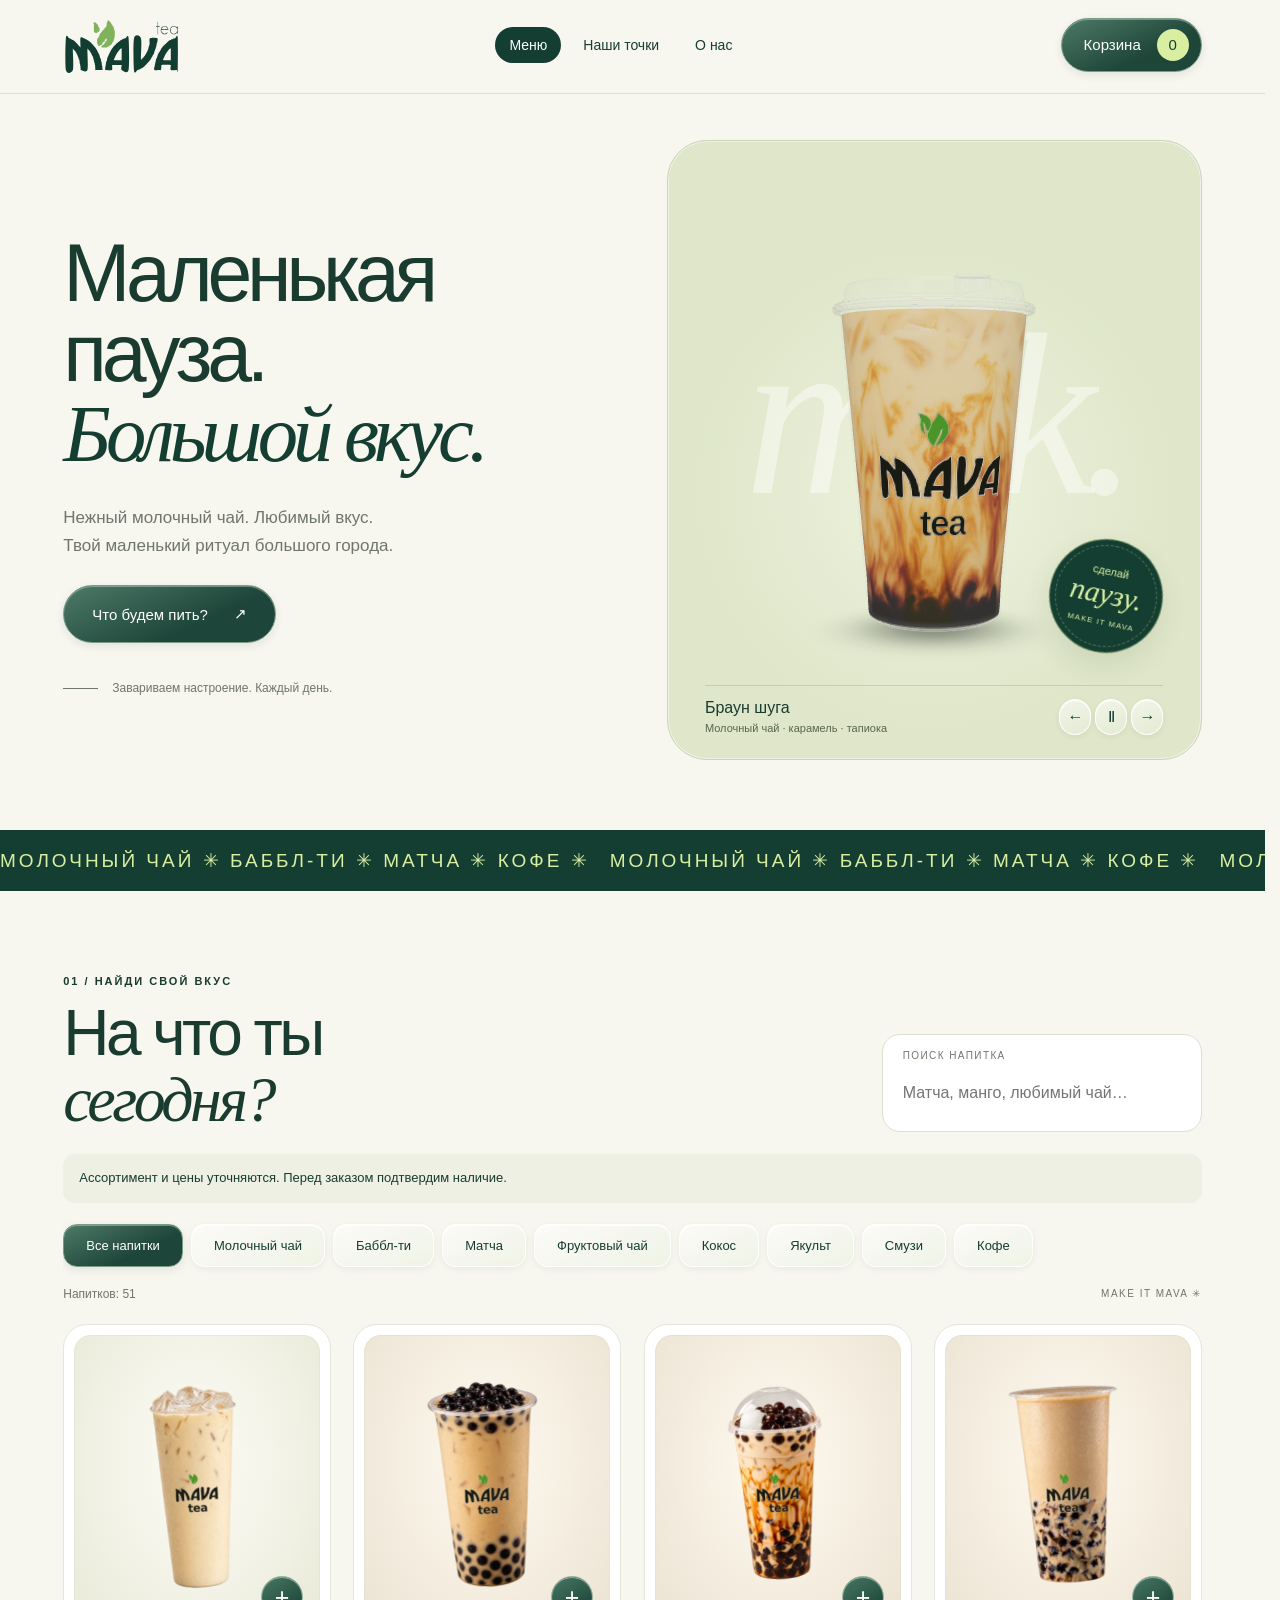
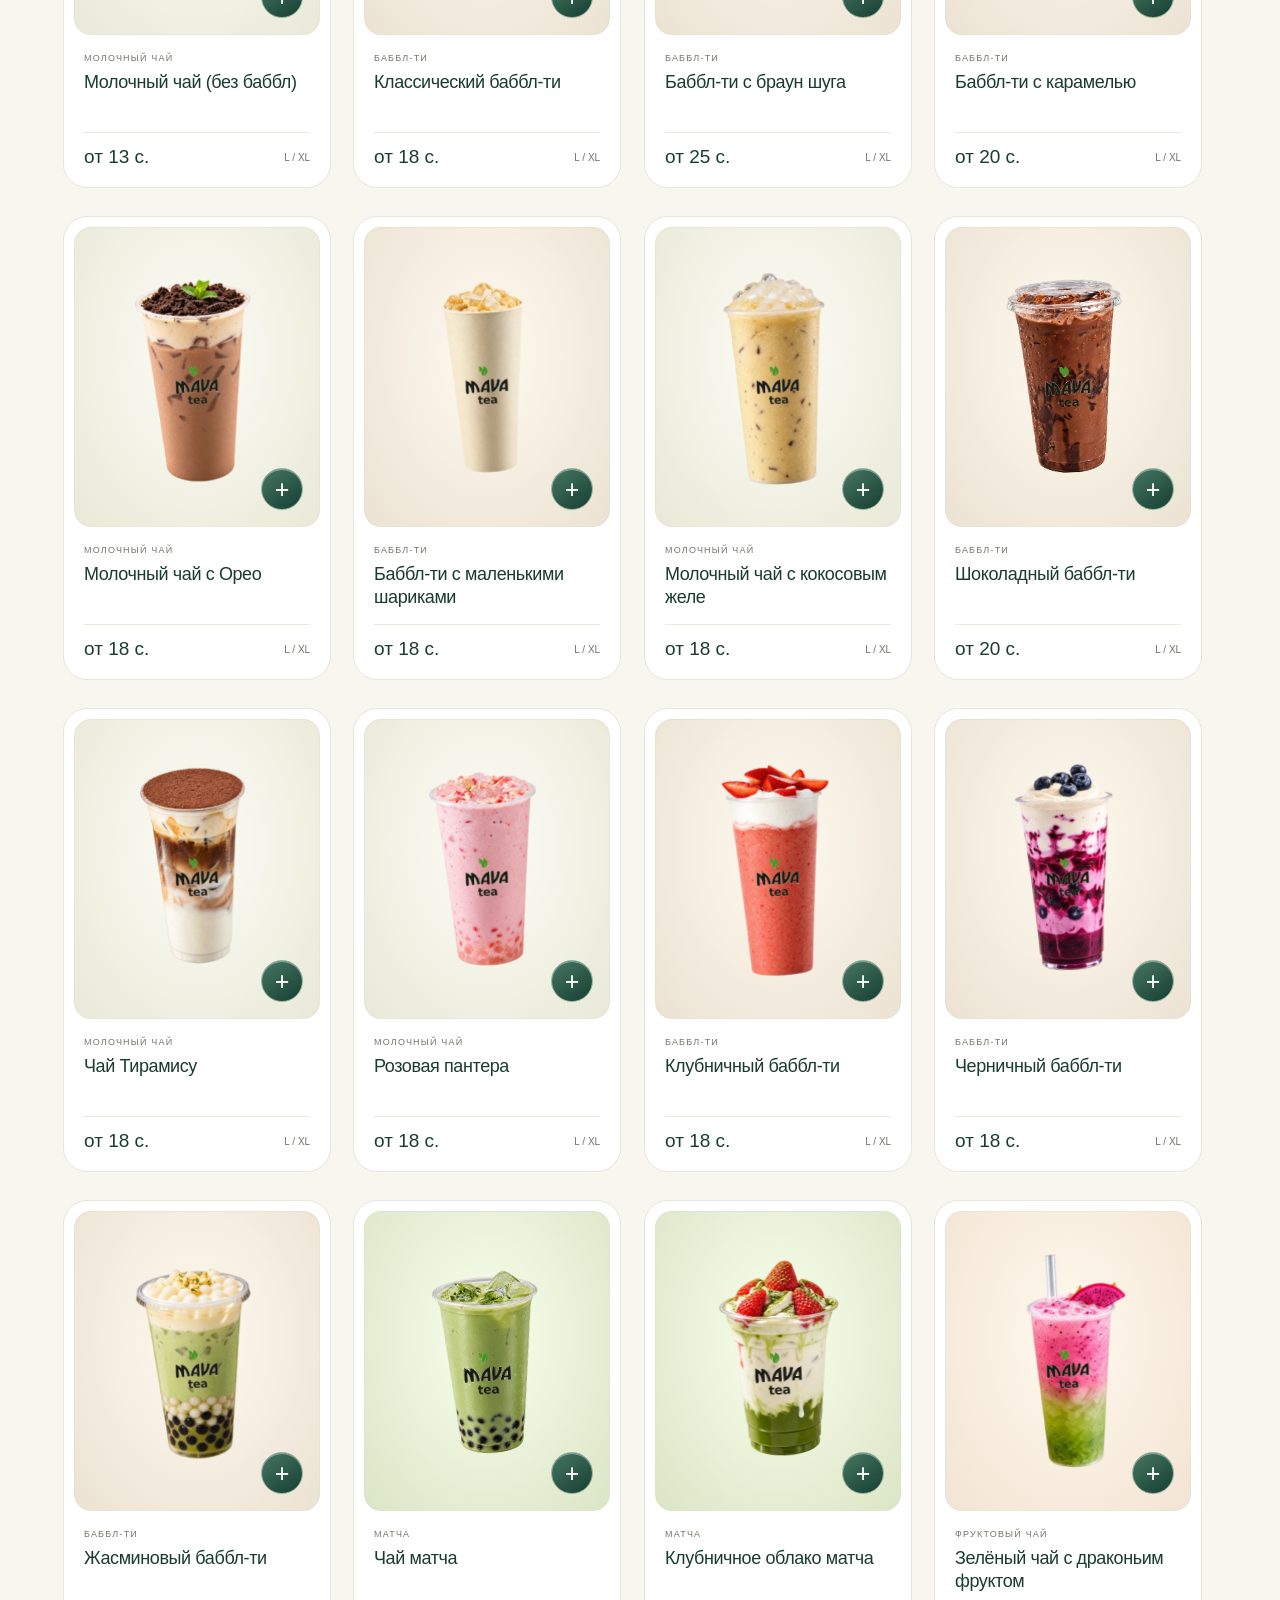
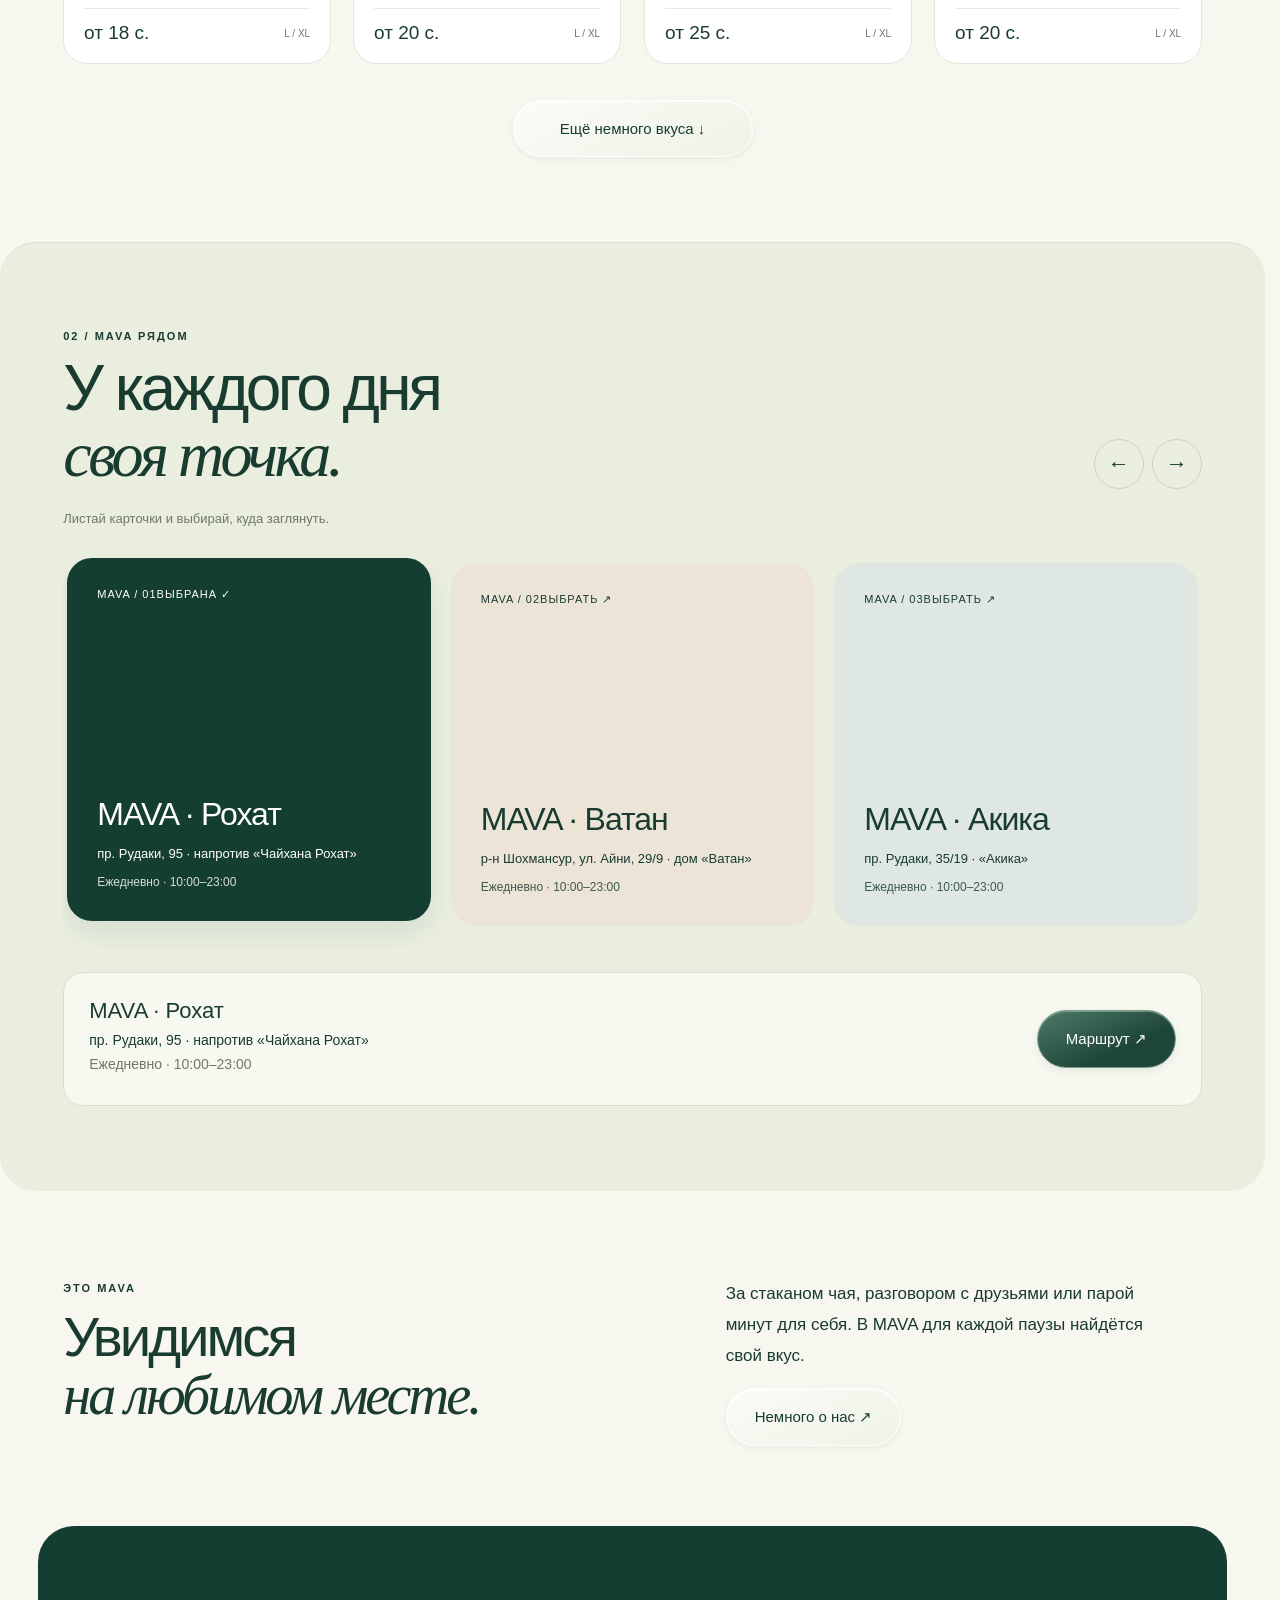
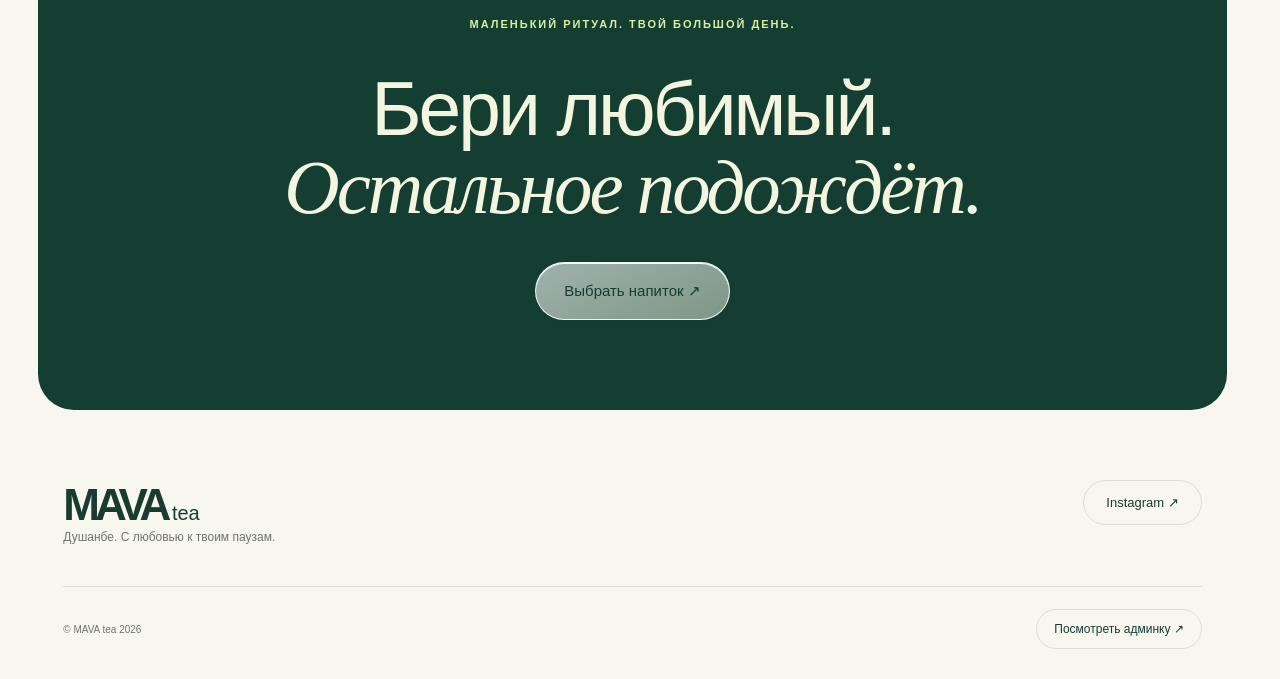
<file: menu.html>
<!doctype html><html lang="ru"><head><meta charset="utf-8"><meta name="mava-build" content="24"><meta name="viewport" content="width=device-width,initial-scale=1"><meta name="theme-color" content="#123e32"><meta name="description" content="MAVA tea в Душанбе. Молочный чай, баббл-ти, матча и фруктовые напитки. Выбери свой вкус и удобную точку."><title>Меню — MAVA tea</title><link rel="icon" href="./assets/logo.svg"><link rel="stylesheet" href="./shop.css?v=16"><script defer src="./shared.js?v=16"></script><script src="./demo-data.js" defer></script><script src="./demo-api.js?v=1" defer></script><script defer src="./app.js?v=23"></script><script defer src="./visuals.js?v=16"></script><script src="./tea-poster.js?v=20" defer></script><script src="./tea-boot.js?v=20" defer></script><link rel="stylesheet" href="./store-v12.css?v=16"><link rel="stylesheet" href="./glass-v16.css?v=16"><link rel="stylesheet" href="./brand-v23.css?v=23"><meta name="robots" content="noindex,nofollow"></head><body>
<header class="header"><a href="./index.html" class="brand" aria-label="MAVA tea — главная"><img src="./assets/logo.svg" width="324" height="153" alt="MAVA tea"></a><nav aria-label="Навигация"><a href="#menu" aria-current="page">Меню</a><a href="#locations">Наши точки</a><a href="./index.html">О нас</a></nav><button id="open-cart" class="pill cart-button">Корзина <span id="cart-count">0</span></button></header>
<main><section class="hero"><div class="hero-copy"><h1>Маленькая<br>пауза.<br><em>Большой вкус.</em></h1><p class="intro">Нежный молочный чай. Любимый вкус.<br>Твой маленький ритуал большого города.</p><a href="#menu" class="pill dark">Что будем пить? <span>↗</span></a><p class="hero-foot">Завариваем настроение. Каждый день.</p></div><div class="hero-visual"><div class="halo"></div><span class="visual-word" aria-hidden="true">milk.</span><div id="tea-stage" data-state="loading" aria-busy="true"><div id="tea-loader" hidden role="status"><span class="loader-mark" aria-hidden="true">✳</span><span>Готовим твою паузу</span></div><img id="tea-fallback" src="./assets/brown-sugar-render.png?v=16" alt="Баббл-ти браун шуга MAVA" fetchpriority="high"><canvas id="tea-canvas" tabindex="0" aria-label="3D-модель баббл-ти браун шуга. Вращайте пальцем или стрелками" hidden></canvas></div><div class="hero-sticker">сделай<br><em>паузу.</em><small>MAKE IT MAVA</small></div><div class="visual-bottom"><div><strong>Браун шуга</strong><small>Молочный чай · карамель · тапиока</small></div><div id="tea-controls" hidden><button id="tea-left" aria-label="Повернуть влево">←</button><button id="tea-toggle" aria-label="Приостановить вращение">Ⅱ</button><button id="tea-right" aria-label="Повернуть вправо">→</button></div></div></div></section>
<div class="marquee" aria-label="Молочный чай · Баббл-ти · Матча · Кофе"><div aria-hidden="true"><span>МОЛОЧНЫЙ ЧАЙ ✳ БАББЛ-ТИ ✳ МАТЧА ✳ КОФЕ ✳ </span><span>МОЛОЧНЫЙ ЧАЙ ✳ БАББЛ-ТИ ✳ МАТЧА ✳ КОФЕ ✳ </span></div></div>
<section id="menu" class="section"><div class="section-head"><div><p class="eyebrow">01 / НАЙДИ СВОЙ ВКУС</p><h2>На что ты<br><em>сегодня?</em></h2></div><label class="search"><span>Поиск напитка</span><input id="search" type="search" placeholder="Матча, манго, любимый чай…"></label></div><p id="demo" class="notice" hidden>Ассортимент и цены уточняются. Перед заказом подтвердим наличие.</p><div id="filters" class="filters" aria-label="Категории"></div><div class="menu-meta"><span id="menu-count"></span><span>MAKE IT MAVA ✳</span></div><div id="products" class="products" aria-live="polite"><p>Загружаем меню…</p></div><button id="more" class="pill outline more" hidden>Ещё немного вкуса ↓</button></section>
<section id="locations" class="section locations"><div class="section-head"><div><p class="eyebrow">02 / MAVA РЯДОМ</p><h2>У каждого дня<br><em>своя точка.</em></h2></div><div class="arrows"><button id="branch-prev" aria-label="Предыдущая точка">←</button><button id="branch-next" aria-label="Следующая точка">→</button></div></div><p class="muted">Листай карточки и выбирай, куда заглянуть.</p><div id="branches" class="branch-track" aria-label="Точки MAVA"></div><div id="branch-detail" class="branch-detail" aria-live="polite"></div></section>
<section class="about-preview section"><div><p class="eyebrow">ЭТО MAVA</p><h2>Увидимся<br><em>на любимом месте.</em></h2></div><div><p>За стаканом чая, разговором с друзьями или парой минут для себя. В MAVA для каждой паузы найдётся свой вкус.</p><a class="pill outline" href="./index.html">Немного о нас ↗</a></div></section><section class="manifesto"><p class="eyebrow">МАЛЕНЬКИЙ РИТУАЛ. ТВОЙ БОЛЬШОЙ ДЕНЬ.</p><h2>Бери любимый.<br><em>Остальное подождёт.</em></h2><a href="#menu" class="pill lime">Выбрать напиток ↗</a></section></main>
<footer id="contact"><div><a class="footer-brand" href="./index.html">MAVA <small>tea</small></a><p>Душанбе. С любовью к твоим паузам.</p></div><div id="socials" class="socials"></div><div class="footer-bottom"><small>© MAVA tea <span id="year"></span></small><a href="./admin.html" class="admin-entry">Посмотреть админку ↗</a></div></footer>
<dialog id="drink-dialog" class="drink-dialog" aria-labelledby="drink-title"><button class="close-button" aria-label="Закрыть">×</button><div id="drink-content"></div></dialog>
<dialog id="cart-dialog" class="cart-dialog" aria-labelledby="cart-title"><button class="close-button" aria-label="Закрыть">×</button><p class="eyebrow">ТВОЯ МАЛЕНЬКАЯ ПАУЗА</p><h2 id="cart-title">Корзина<span>.</span></h2><div id="cart-items"></div><div id="totals" class="totals"></div><section class="delivery-card" aria-labelledby="delivery-title"><div class="delivery-card-top"><span class="delivery-badge">ZaZa</span><span>ТВОЙ MAVA · С ДОСТАВКОЙ</span></div><h3 id="delivery-title">Любимый вкус.<br>Там, где ты.</h3><p>Оформи заказ в ZaZa или позвони.</p><a id="external-delivery" class="pill dark full" href="https://zaza.tj/" target="_blank" rel="noopener noreferrer">Открыть ZaZa ↗</a><a id="delivery-phone" class="delivery-phone" href="tel:5445"><span>Заказать по телефону</span><strong>5445 ↗</strong></a><p id="delivery-extra-note" hidden></p><p class="delivery-note">Корзина не переносится в ZaZa автоматически. Напитки, стоимость и условия доставки выбираются в сервисе.</p></section></dialog><div id="toast" class="toast" role="status" hidden></div></body></html>
</file>
<file: shop.css>
:root{--forest:#123e32;--lime:#d4ed96;--ink:#1c3028;--paper:#fafaf5;--muted:#70766b;--line:#dfe3d7;--radius:28px;font-family:Arial,Helvetica,sans-serif;color:var(--ink);background:var(--paper);font-synthesis:none}*{box-sizing:border-box}html{scroll-behavior:smooth;scroll-padding-top:100px}body{margin:0}button,input,select,textarea{font:inherit}button,a,input,select,textarea{-webkit-tap-highlight-color:transparent}button,a{touch-action:manipulation}button{cursor:pointer;color:inherit}a{color:inherit;text-decoration:none}button{border:0}button:disabled{opacity:.45;cursor:default}button:focus-visible,a:focus-visible,input:focus-visible,select:focus-visible,textarea:focus-visible,canvas:focus-visible{outline:3px solid #739d42;outline-offset:4px}[hidden]{display:none!important}h1,h2,h3,p{margin-top:0}em{font-family:Georgia,'Times New Roman',serif;font-weight:400}h2{font-size:clamp(38px,5vw,70px);font-weight:500;letter-spacing:-3px;line-height:1.02;margin-bottom:22px}h3{font-weight:500}.header{max-width:1500px;margin:auto;min-height:104px;display:flex;align-items:center;justify-content:space-between;padding:20px 5%;gap:24px}.brand{display:block;width:118px;flex-shrink:0}.brand svg{width:100%;height:auto;display:block}.header nav{display:flex;gap:36px;font-size:14px}.header nav a{padding:10px 0}.pill{display:inline-flex;justify-content:center;align-items:center;gap:26px;border-radius:99px;padding:19px 28px;background:#e9eddf;font-size:15px;min-height:52px;transition:transform .2s,background .2s}.pill:hover{transform:translateY(-2px)}.dark{background:var(--forest);color:#fff}.lime{background:var(--lime);color:var(--forest)}.outline{border:1px solid var(--line);background:transparent}.cart-button{padding:10px 12px 10px 22px;gap:16px}.cart-button span{border-radius:50%;background:var(--forest);color:white;min-width:32px;height:32px;display:grid;place-items:center}.hero{max-width:1500px;margin:auto;display:grid;grid-template-columns:1fr 1fr;gap:5%;padding:30px 5% 64px;align-items:center}.eyebrow{font-size:11px;letter-spacing:2px;font-weight:700;line-height:1.6}.live-dot{display:inline-block;width:7px;height:7px;border-radius:50%;background:#769b4c;margin-right:9px}.hero h1{font-size:clamp(54px,6.3vw,96px);line-height:.99;font-weight:500;letter-spacing:-5px;margin:30px 0}.hero h1 em{color:var(--forest);letter-spacing:-4px;white-space:nowrap}.intro{color:var(--muted);font-size:17px;line-height:1.65;margin:25px 0}.hero-foot{font-size:12px;color:var(--muted);margin:38px 0 0}.hero-visual{position:relative;height:620px;max-height:70vw;border-radius:180px 180px 32px 32px;background:#dce8c8;overflow:hidden;isolation:isolate}.visual-top{position:absolute;z-index:3;left:12%;right:12%;top:38px;display:flex;justify-content:space-between;font-size:9px;letter-spacing:1.5px}.halo{position:absolute;border-radius:50%;background:radial-gradient(circle,#faffee 0,#eef4d7 45%,#b8cf9c 100%);width:94%;aspect-ratio:1;left:3%;top:16%}.visual-word{position:absolute;top:24%;width:100%;text-align:center;font:italic clamp(120px,17vw,240px) Georgia;color:#fff9;letter-spacing:-15px;z-index:0}#tea-stage{position:absolute;inset:58px 5% 70px;z-index:1}#tea-canvas{width:100%;height:100%;display:block;touch-action:pan-y;cursor:grab}#tea-fallback{width:100%;height:100%;object-fit:contain;transform:rotate(-9deg);filter:drop-shadow(16px 30px 18px #19311d33)}.hero-sticker{z-index:2;position:absolute;bottom:106px;right:7%;background:var(--forest);color:var(--lime);width:114px;height:114px;display:flex;flex-direction:column;align-items:center;justify-content:center;border-radius:50%;transform:rotate(12deg);font-size:11px}.hero-sticker em{font-size:30px}.hero-sticker small{font-size:8px;letter-spacing:1px;margin-top:7px}.visual-bottom{position:absolute;bottom:24px;left:7%;right:7%;display:flex;justify-content:space-between;align-items:center;gap:12px;z-index:3}.visual-bottom strong{display:block;font-size:16px;font-weight:500}.visual-bottom small{display:block;color:#59674d;font-size:11px;margin-top:5px}#tea-controls{display:flex;gap:4px}#tea-controls button{width:32px;height:36px;border-radius:30px;background:#ffffff60}.marquee{overflow:hidden;background:var(--forest);color:var(--lime);padding:23px 0;transform:rotate(-1.2deg);margin:10px 0 25px}.marquee>div{display:flex;width:max-content;animation:ticker 35s linear infinite}.marquee span{font-size:25px;letter-spacing:3px;white-space:nowrap;padding-right:16px}@keyframes ticker{to{transform:translateX(-50%)}}.section{max-width:1500px;padding:85px 5%;margin:auto}.section-head{display:flex;justify-content:space-between;align-items:flex-end;gap:24px}.search{display:block;width:320px;margin-bottom:22px}.search span{font-size:11px;display:block;margin-bottom:9px;color:var(--muted)}input,select,textarea{border:1px solid var(--line);background:#fff;border-radius:12px;padding:13px 14px;width:100%;color:var(--ink);min-height:46px}textarea{min-height:80px;resize:vertical}.filters{display:flex;gap:8px;overflow-x:auto;padding:14px 0 28px;scrollbar-width:thin}.filters button{white-space:nowrap;background:transparent;border:1px solid var(--line);padding:12px 21px;border-radius:50px;font-size:13px}.filters button.active{background:var(--forest);color:white;border-color:var(--forest)}.products{display:grid;grid-template-columns:repeat(4,minmax(0,1fr));gap:30px 22px}.product{min-width:0;animation:enter .4s ease both}.product-image{background:#edeade;border-radius:24px;height:300px;width:100%;position:relative;overflow:hidden;display:grid;place-items:center}.product[data-category=fruit] .product-image{background:#f4e7cf}.product[data-category=matcha] .product-image,.product[data-category=coconut] .product-image{background:#e2ead6}.product[data-category=yakult] .product-image{background:#efe4dd}.product[data-category=smoothie] .product-image{background:#e8e1ed}.product-image img{object-fit:contain;width:74%;height:84%;transform:rotate(-7deg);filter:drop-shadow(10px 14px 9px #3b342423);transition:transform .45s}.product-image:hover img{transform:rotate(0) scale(1.045)}.product-image .plus{position:absolute;bottom:16px;right:16px;border-radius:50%;width:42px;height:42px;background:#fff;display:grid;place-items:center;font-size:25px}.product-category{font-size:10px;letter-spacing:1px;text-transform:uppercase;color:var(--muted);margin:17px 0 8px}.product h3{font-size:17px;line-height:1.35;min-height:45px;margin:0 0 12px}.product-bottom{display:flex;justify-content:space-between;align-items:center;font-size:13px;gap:8px}.product-bottom strong{font-size:17px;font-weight:500}.product-bottom span{color:var(--muted)}.more{display:flex;margin:42px auto 0}.muted,.help{color:var(--muted);font-size:13px;line-height:1.6}.locations{border-top:1px solid var(--line)}.arrows{display:flex;gap:8px;margin-bottom:20px}.arrows button{background:transparent;border:1px solid #ccd4c0;border-radius:50%;width:50px;height:50px;font-size:22px}.branch-track{display:flex;gap:20px;overflow-x:auto;scroll-snap-type:x mandatory;padding:20px 4px 24px;scrollbar-width:thin}.branch-card{flex:0 0 calc((100% - 40px)/3);aspect-ratio:1;scroll-snap-align:center;background:#e5ead9;border-radius:24px;padding:28px;text-align:left;position:relative;overflow:hidden;display:flex;flex-direction:column;justify-content:space-between;transition:transform .4s,background .4s,box-shadow .4s}.branch-card:nth-child(2n){background:#ece5d7}.branch-card:nth-child(3n){background:#dfE7e3}.branch-card.selected{background:var(--forest);color:#fff;box-shadow:0 0 0 3px var(--lime);transform:translateY(-5px)}.branch-card img{position:absolute;inset:0;width:100%;height:100%;object-fit:cover;z-index:0}.branch-card:has(img){color:white}.branch-card:has(img):after{content:'';position:absolute;inset:0;background:linear-gradient(#0002,#000b);z-index:0}.branch-card>*:not(img){position:relative;z-index:1}.branch-card .branch-top{display:flex;justify-content:space-between;font-size:11px;letter-spacing:1px}.branch-card h3{font-size:clamp(23px,2.5vw,36px);letter-spacing:-1px;line-height:1.05;margin-bottom:12px}.branch-card p{font-size:13px;line-height:1.5;margin:0}.branch-detail{padding:25px 0;display:flex;justify-content:space-between;align-items:center;gap:20px;border-top:1px solid var(--line)}.branch-detail h3{font-size:22px;margin-bottom:8px}.branch-detail p{margin-bottom:5px;font-size:14px}.branch-detail .detail-links{display:flex;gap:10px;flex-wrap:wrap}.manifesto{background:var(--forest);color:#f4f5df;text-align:center;padding:90px 20px}.manifesto .eyebrow{color:var(--lime)}.manifesto h2{font-size:clamp(39px,6vw,82px);margin:35px 0}footer{padding:58px 5% 30px;display:flex;justify-content:space-between;gap:30px;align-items:flex-start;flex-wrap:wrap}.footer-brand{font-weight:900;font-size:44px;letter-spacing:-3px}.footer-brand small{font-weight:400;font-size:20px;letter-spacing:0}footer p,footer>small{font-size:12px;color:var(--muted)}footer>small{width:100%;border-top:1px solid var(--line);padding-top:22px}.socials{display:flex;gap:10px;flex-wrap:wrap}.socials a{border:1px solid var(--line);border-radius:99px;padding:14px 22px;font-size:13px}dialog{border:0;color:var(--ink);background:var(--paper);padding:30px;border-radius:28px;max-height:92dvh;width:min(860px,calc(100% - 32px));overflow:auto;box-shadow:0 30px 150px #14241930}dialog::backdrop{background:#10221988;backdrop-filter:blur(7px)}dialog[open]{animation:enter .25s ease}.close-button{position:absolute;right:16px;top:16px;width:42px;height:42px;background:#fff;border-radius:50%;font-size:26px;z-index:5}.drink-detail{display:grid;grid-template-columns:1fr 1.2fr;gap:30px}.detail-image{background:#e9eadc;border-radius:24px;display:grid;place-items:center;min-height:360px}.detail-image img{width:85%;height:340px;object-fit:contain;filter:drop-shadow(12px 16px 12px #0002);transform:rotate(-6deg)}.detail-info{padding:28px 0 0}.detail-info h2{font-size:32px;letter-spacing:-1px;margin:12px 0}.detail-info p{font-size:14px;line-height:1.6}.segments{display:flex;gap:7px;flex-wrap:wrap;margin:12px 0 18px}.segments label{border:1px solid var(--line);border-radius:12px;padding:12px;cursor:pointer;flex:1;font-size:13px;text-align:center}.segments label:has(input:checked){border-color:var(--forest);background:#e6efd6}.segments input{width:auto;min-height:auto;margin:0 5px 0 0;accent-color:var(--forest)}.addon-list{display:grid;grid-template-columns:1fr 1fr;gap:7px;margin:12px 0}.addon-list label{font-size:12px;border:1px solid var(--line);border-radius:10px;padding:9px;display:flex;align-items:center;gap:7px}.addon-list input,.check input{width:17px;height:17px;min-height:0;accent-color:var(--forest);flex-shrink:0}.quantity{display:flex;align-items:center;gap:15px;margin:15px 0}.quantity button{border:1px solid var(--line);width:38px;height:38px;border-radius:50%;background:white}.full{width:100%}.cart-dialog{position:fixed;margin:0 0 0 auto;inset:0 0 0 auto;width:min(570px,100%);max-height:100dvh;height:100dvh;border-radius:28px 0 0 28px;padding:46px 30px}.cart-dialog h2{font-size:42px;letter-spacing:-2px}.cart-dialog h2 span{color:#799e4d}.cart-line{display:grid;grid-template-columns:58px 1fr auto;gap:14px;padding:20px 0;border-bottom:1px solid var(--line)}.cart-line img{width:58px;height:88px;object-fit:contain;background:#ecece2;border-radius:10px}.cart-line h3{font-size:15px;margin:0 0 7px}.cart-line p{font-size:12px;color:var(--muted);margin-bottom:5px}.cart-line .quantity{margin-bottom:0;gap:12px}.cart-line .quantity button{width:28px;height:28px}.remove{background:transparent;font-size:12px;color:var(--muted);padding:5px}.totals{padding:20px 0;line-height:1.8}.totals>div{display:flex;justify-content:space-between}.totals .grand{font-size:22px;padding-top:10px;border-top:1px solid var(--line);margin-top:10px}.notice{font-size:13px;line-height:1.6;background:#edf0e3;padding:14px 16px;border-radius:12px}.cart-dialog form>label{display:block;margin:17px 0;font-size:13px}.cart-dialog form input,.cart-dialog form textarea,.cart-dialog form select{margin-top:7px}.form-row{display:grid;grid-template-columns:1fr 1fr;gap:12px;font-size:13px}.cart-dialog form .check{display:flex;align-items:flex-start;gap:9px;line-height:1.5;font-size:12px}.check input{margin:2px 0 0!important}.honey{position:absolute;left:-9999px}.error{color:#9c342e;font-size:13px}.toast{position:fixed;bottom:24px;left:50%;transform:translateX(-50%);max-width:90%;background:var(--forest);color:white;padding:15px 24px;border-radius:16px;z-index:1000;font-size:14px;box-shadow:0 8px 40px #0003}#receipt{padding:25px;border-radius:20px;background:#e4efd3;line-height:1.7}#receipt h3{font-size:25px}body:has(dialog[open]){overflow:hidden}@keyframes enter{from{opacity:0;transform:translateY(12px)}to{opacity:1;transform:translateY(0)}}@media(min-width:1500px){.hero h1{font-size:96px}}@media(max-width:1000px){.header nav{gap:20px}.hero{gap:3%}.hero h1{font-size:64px;letter-spacing:-4px}.hero h1 em{font-size:clamp(40px,5.8vw,58px);letter-spacing:-3px}.hero-visual{height:560px}.products{grid-template-columns:repeat(3,minmax(0,1fr))}.product-image{height:280px}.branch-card{flex-basis:calc((100% - 20px)/2)}}@media(max-width:700px){html{scroll-padding-top:20px}.header{min-height:82px;padding:17px 6%;gap:10px}.brand{width:95px}.header nav{gap:15px;font-size:12px}.header nav a:last-child{display:none}.cart-button{font-size:0;padding:7px;gap:0}.cart-button span{font-size:13px}.cart-button:before{content:'↗';font-size:19px;padding:0 8px 0 3px}.hero{padding:20px 6% 35px;display:flex;flex-direction:column;gap:28px;align-items:stretch}.hero h1{font-size:clamp(49px,12vw,70px);letter-spacing:-3px;margin:19px 0;line-height:.98}.hero h1 em{font-size:clamp(44px,10.7vw,64px);letter-spacing:-2.6px}.hero .eyebrow{font-size:10px}.intro{font-size:14px;margin:20px 0}.hero .pill{width:100%;justify-content:space-between}.hero-foot{display:none}.hero-visual{height:415px;max-height:none;border-radius:130px 130px 24px 24px}.visual-top{top:26px;font-size:8px;left:16%;right:16%}.visual-word{font-size:160px;top:18%;letter-spacing:-10px}#tea-stage{inset:38px 6% 62px}.hero-sticker{width:88px;height:88px;right:5%;bottom:90px;font-size:9px}.hero-sticker em{font-size:25px}.hero-sticker small{font-size:6px}.visual-bottom{bottom:20px;left:6%;right:6%}.visual-bottom strong{font-size:14px}.visual-bottom small{font-size:10px}.marquee{padding:17px 0;margin-bottom:5px}.marquee span{font-size:18px;letter-spacing:2px}.section{padding:52px 6%}.section-head{align-items:flex-start}.section-head h2{font-size:43px;letter-spacing:-2px}#menu .section-head{display:block}.search{width:100%;margin:20px 0 6px}.filters{margin-right:-6vw;padding-bottom:22px}.filters button{padding:11px 17px}.products{grid-template-columns:repeat(2,minmax(0,1fr));gap:25px 13px}.product-image{height:220px;border-radius:18px}.product-image img{width:82%;height:84%}.product-image .plus{width:33px;height:33px;bottom:11px;right:11px;font-size:22px}.product-category{font-size:9px;letter-spacing:.3px;line-height:1.4;margin-top:12px}.product h3{font-size:14px;min-height:39px;margin-bottom:9px}.product-bottom{font-size:10px;gap:4px;flex-wrap:wrap}.product-bottom strong{font-size:15px}.branch-track{margin-right:-6vw;padding-right:6vw;gap:15px}.branch-card{flex-basis:86%;padding:25px}.branch-card h3{font-size:32px}.arrows{gap:5px;margin-top:30px}.arrows button{width:36px;height:36px;font-size:18px}.branch-detail{align-items:flex-start;flex-direction:column}.branch-detail .pill{font-size:13px;padding:14px 20px;min-height:44px}.manifesto{padding:60px 6%}.manifesto .eyebrow{font-size:9px}.manifesto h2{font-size:43px;letter-spacing:-2px}.manifesto .pill{width:100%}footer{padding:38px 6% 20px;gap:20px}.socials a{padding:12px 16px}.drink-dialog{padding:22px;width:calc(100% - 20px);border-radius:22px}.drink-detail{display:block}.detail-image{min-height:200px;height:220px}.detail-image img{height:200px;width:80%}.detail-info{padding-top:16px}.detail-info h2{font-size:28px}.cart-dialog{border-radius:0;padding:42px 22px}.cart-line{gap:10px}.form-row{grid-template-columns:1fr}.form-row label{display:block}.cart-dialog form>label{font-size:13px}.addon-list label{font-size:12px}}@media(max-width:370px){.header nav a:nth-child(2){display:none}.hero-visual{height:365px}.product-image{height:190px}.section-head h2{font-size:37px}.product h3{font-size:13px}.visual-bottom small{max-width:140px}.hero h1 em{font-size:40px}}@media(prefers-reduced-motion:reduce){html{scroll-behavior:auto}*,*:before,*:after{animation:none!important;transition:none!important}}
/* v6: optical polish, complete loading states, seamless measured ticker. */
.brand img{display:block;width:100%;height:auto;box-shadow:none;filter:none;background:transparent}.header{border-bottom:1px solid #dfe3d766}.hero-visual{background:radial-gradient(ellipse at 38% 30%,#f0f2dd 0%,#e0e8cc 44%,#bfd1ad 100%);box-shadow:inset 0 0 0 1px #fff8}.halo{background:radial-gradient(circle,#fffff480,#e5edcf30 62%,transparent 72%)}.visual-word{color:#ffffff70;font-size:clamp(150px,18vw,260px);top:23%}.hero-sticker{box-shadow:0 12px 28px #30482b1a;border:1px solid #d4ed9660;outline:1px dashed #d4ed9655;outline-offset:-7px}.visual-bottom{padding-top:13px;border-top:1px solid #536d3830}#tea-loader{position:absolute;inset:0;display:flex;align-items:center;justify-content:center;flex-direction:column;gap:16px;color:#536746;font-size:11px;letter-spacing:1px}#tea-loader .loader-mark{font-size:44px;animation:loader-spin 5s linear infinite;color:#577340}#tea-canvas{opacity:0;transition:opacity .5s ease}#tea-stage[data-ready=true] #tea-canvas{opacity:1}#tea-fallback{filter:none;transform:rotate(-5deg);object-fit:contain}#tea-stage[data-state=fallback]{animation:enter .4s ease}@keyframes loader-spin{to{transform:rotate(360deg)}}.marquee>div{gap:0;will-change:transform;animation-name:ticker;animation-timing-function:linear;animation-iteration-count:infinite}.ticker-group{display:flex;flex-shrink:0;width:max-content;align-items:center}.marquee span{display:block;flex-shrink:0;padding-right:20px}.product-image{background:radial-gradient(ellipse at 40% 20%,#f7f4e9,#e9e5d8);border:1px solid #d5d9c44d}.product[data-category=fruit] .product-image{background:radial-gradient(ellipse at 35% 15%,#faf3e7,#ecdfc6)}.product[data-category=matcha] .product-image,.product[data-category=coconut] .product-image{background:radial-gradient(ellipse at 35% 15%,#f2f5e8,#dce5d0)}.product[data-category=yakult] .product-image{background:radial-gradient(ellipse at 35% 15%,#faf0e9,#ebded5)}.product[data-category=smoothie] .product-image{background:radial-gradient(ellipse at 35% 15%,#f5f0f8,#e5ddeb)}.product-image img{height:auto;max-height:85%;width:auto;max-width:80%;object-fit:contain;image-rendering:auto;transform:rotate(-4deg);filter:drop-shadow(7px 12px 8px #3b34241c)}.product-image img[data-hd=true]{height:92%;max-height:92%;width:86%;max-width:86%;filter:none}.product-image:hover img{transform:rotate(0) translateY(-4px)}.product-image .plus{background:var(--forest);color:#e9f4d9;box-shadow:0 5px 12px #1c30281a;transition:transform .25s}.product-image:hover .plus{transform:rotate(90deg)}.product h3{letter-spacing:-.2px}.product{animation-duration:.55s}.branch-card{border:1px solid #1635260a}.branch-card.selected{box-shadow:0 0 0 3px var(--lime),0 12px 24px #173d2810}.footer-bottom{border-top:1px solid var(--line);padding-top:22px;width:100%;display:flex;justify-content:space-between;align-items:center;gap:20px;color:var(--muted);font-size:12px}.admin-entry{padding:12px 17px;border:1px solid var(--line);border-radius:99px;color:var(--forest);font-size:12px}.admin-entry:hover{background:#e9efdf}.reveal{opacity:0;transform:translateY(20px);transition:opacity .65s ease,transform .65s ease}.reveal.is-visible{opacity:1;transform:none}.detail-image img[data-hd=true]{filter:none;transform:rotate(-3deg);height:360px}.cart-line img[data-hd=true]{object-fit:contain}.cart-dialog,.drink-dialog{scrollbar-width:thin}@media(max-width:700px){.visual-word{font-size:175px;top:20%}.hero-visual{height:430px}.product-image{height:228px}.product-image img{max-height:82%;max-width:77%}.product-image img[data-hd=true]{max-height:94%;height:94%;max-width:93%;width:93%}.detail-image img[data-hd=true]{height:215px}.footer-bottom{font-size:10px;gap:10px}.admin-entry{font-size:11px;padding:12px}.visual-bottom{left:6%;right:6%}}@media(max-width:370px){.hero-visual{height:380px}.product-image{height:198px}}@media(prefers-reduced-motion:reduce){.reveal{opacity:1;transform:none}.marquee>div{animation:none;transform:none}.product-image img{transition:none}#tea-canvas{transition:none}}

html,body{overflow-x:clip}.source-photo{max-height:min(85%,var(--source-height,280px))!important}.detail-image .source-photo{height:auto;max-height:min(300px,var(--source-height,300px))!important;width:auto;max-width:85%}.cart-line .source-photo{max-height:88px!important}

.fulfillment-unavailable{opacity:.55}.fulfillment-status{display:block;font-size:10px;margin-top:4px}.fulfillment-status:empty{display:none}

.branch-hours{white-space:pre-line}.branch-card-hours{font-size:12px!important;opacity:.82;white-space:pre-line;display:-webkit-box;-webkit-line-clamp:2;-webkit-box-orient:vertical;overflow:hidden;margin:10px 0 0!important}

/* v9: the fallback is a render of the same cup, already tilted and shadowed. */
#tea-fallback{transform:none;filter:none}
@media(max-width:370px){.visual-top{top:46px;left:17%;right:17%;font-size:8px;letter-spacing:1px;gap:12px}.hero-sticker{width:82px;height:82px;right:5%;bottom:104px}.hero-sticker em{font-size:22px}.hero-sticker small{font-size:7px}}

/* v10: source photographs retain their actual cup proportions. */
.product .product-image:has(img[data-origin=zaza]),.detail-image:has(img[data-origin=zaza]){background:#fff}
.product-image img[data-origin=zaza]{width:90%;max-width:90%;height:90%;max-height:90%;object-fit:contain;transform:none;filter:none}
.product-image:hover img[data-origin=zaza]{transform:translateY(-4px)}
.detail-image img[data-origin=zaza]{width:auto;max-width:90%;height:320px;max-height:100%;transform:none;filter:none}
.cart-line img[data-origin=zaza]{background:#fff}
@media(max-width:700px){.detail-image img[data-origin=zaza]{height:215px}.product-image img[data-origin=zaza]{width:96%;max-width:96%;height:96%;max-height:96%}}
/* v11: source-only catalog, restrained tactile hover and touch feedback. */
.product-image{isolation:isolate;overflow:hidden;background:#f0eddf;border-radius:24px}
.product-image img{width:92%;max-width:92%;height:91%;max-height:91%;object-fit:contain;transform:translateY(0) rotate(-2deg);transition:transform .55s cubic-bezier(.2,.7,.2,1),filter .55s ease;will-change:auto}
.product-image img[data-origin=reference]{border-radius:18px;filter:none;background:#fff;transform:none}
.product-image img[data-origin=enhanced]{filter:drop-shadow(0 13px 13px #493d2817);transform:rotate(-2deg)}
.product-image:has(img[data-origin=reference]){background:#f7f7f1}
.product-image .plus{z-index:2}
.product-image:focus-visible{outline:3px solid #799e4d;outline-offset:4px}
@media(hover:hover) and (pointer:fine){.product-image:hover img{transform:translateY(-9px) rotate(3deg) scale(1.025)}.product-image:hover img[data-origin=enhanced]{filter:drop-shadow(0 21px 14px #493d2826)}}
.product-image:active img{transform:translateY(-3px) scale(.97)}
.detail-image img[data-origin=reference]{height:300px;max-height:95%;max-width:88%;width:auto;transform:none;filter:none;border-radius:16px;background:white}
.detail-image img[data-origin=enhanced]{height:350px;max-height:95%;width:92%;transform:none;filter:none}
.cart-line img{background:#f7f7f1}
.segments label:has(input:disabled){opacity:.58;cursor:not-allowed}
button:disabled{cursor:not-allowed}
@media(max-width:700px){.product-image{border-radius:21px}.product-image img{height:91%;max-height:91%;width:92%;max-width:92%}.detail-image img[data-origin=reference],.detail-image img[data-origin=enhanced]{height:205px}.product-image img[data-origin=reference]{border-radius:12px}}
@media(prefers-reduced-motion:reduce){.product-image img,.product-image:hover img,.product-image:active img{transition:none;transform:none}}
</file>
<file: store-v12.css>
/* MAVA / editorial storefront */
:root{--paper:#f7f6ef;--forest:#153e33;--ink:#193b30;--lime:#d9eea1;--line:#dce0d3}
.header{border-bottom:1px solid var(--line);min-height:90px}.header nav{gap:8px}.header nav a{padding:11px 19px;border-radius:30px}.header nav a:hover{background:#e8eddd}.cart-button{background:var(--forest);color:white}.cart-button span{background:var(--lime);color:var(--forest)}
.hero{gap:6%;padding-top:46px;padding-bottom:70px}.hero h1{font-weight:500;letter-spacing:-.065em}.hero h1 em{letter-spacing:-.06em}.hero-visual{border-radius:40px;background:#dfe6ca;border:1px solid #cad4b8}.hero-foot{display:flex;align-items:center;gap:14px}.hero-foot:before{content:'';width:35px;height:1px;background:currentColor}.visual-top{left:8%;right:8%;font-weight:600}.marquee{transform:none;margin:0;padding:19px 0}.marquee span{font-size:19px;letter-spacing:3px}
#menu{padding-top:82px}.section-head{align-items:flex-end}.section-head h2{letter-spacing:-.055em}.search{background:#fff;border:1px solid var(--line);border-radius:18px;padding:15px 20px}.search input{background:transparent;border:0!important;outline-offset:5px;padding:9px 0!important}.search span{font-size:10px;letter-spacing:1.4px;text-transform:uppercase}.filters{padding:8px 0 20px;gap:8px;flex-wrap:nowrap;overflow-x:auto;scrollbar-width:thin}.filters button{flex:none;border:1px solid #d9dfcf;background:transparent;padding:13px 22px;border-radius:14px;white-space:nowrap}.filters button.active{background:var(--forest);color:#fff;border-color:var(--forest)}.menu-meta{display:flex;justify-content:space-between;align-items:center;padding:0 0 23px;color:var(--muted);font-size:12px}.menu-meta span:last-child{font-size:10px;letter-spacing:1.5px}
.products{gap:28px 22px}.product{border:1px solid #e3e7dc;border-radius:24px;background:#fff;padding:10px 10px 19px;overflow:hidden;transition:box-shadow .3s,border-color .3s}.product-image{border-radius:17px;background:radial-gradient(ellipse at 50% 42%,#fcfcf6,#e9e9d8);aspect-ratio:1/1.12!important;overflow:hidden}.product[data-category=bubble] .product-image{background:radial-gradient(ellipse at 50% 42%,#fffaf0,#ebe2d2)}.product[data-category=matcha] .product-image{background:radial-gradient(ellipse at 50% 42%,#f9ffed,#dbe5c6)}.product[data-category=fruit] .product-image,.product[data-category=yakult] .product-image{background:radial-gradient(ellipse at 50% 42%,#fff9ed,#f2e4d4)}.product-image img[data-origin=enhanced]{width:100%;height:100%;object-fit:contain;padding:14px 18px;background:transparent!important;border-radius:0;filter:none!important;transform:rotate(-3deg) scale(.96)}.product-category{margin:18px 10px 8px;font-size:9px;letter-spacing:1.2px}.product h3{margin:0 10px 16px;font-size:18px;line-height:1.25;min-height:45px;letter-spacing:-.4px}.product-bottom{margin:0 10px;padding-top:13px;border-top:1px solid #e9eade;gap:5px}.product-bottom strong{font-size:19px;font-weight:500}.product-bottom span{font-size:10px}.plus{width:39px;height:39px;right:12px;bottom:12px;background:var(--forest)!important;color:white!important;font-size:24px;border-radius:50%;box-shadow:0 3px 10px #143e3220}.more{display:flex;margin:36px auto 0;min-width:240px;background:white}
.locations{background:#e9eedf;border-radius:36px;margin-bottom:68px}.branch-card{border-radius:25px!important;border:2px solid transparent!important;transition:transform .35s,border-color .35s,box-shadow .35s}.branch-card.selected{border-color:var(--forest)!important;box-shadow:0 12px 25px #123e3215}.branch-detail{background:#f7f9f1;border:1px solid #d7dfcc;border-radius:20px;padding:25px;margin-top:22px}.manifesto{border-radius:36px;margin:0 3%;background:var(--forest)}footer{padding-top:70px}.footer-brand{letter-spacing:-5px}
.drink-dialog{border-radius:28px;padding:0;border:1px solid #e0e5d5}.drink-detail{gap:0}.detail-image{background:radial-gradient(ellipse,#fffff8,#e3e9d4);border-radius:0;padding:24px}.detail-image img[data-origin=enhanced]{background:transparent;filter:none;width:100%;height:100%;object-fit:contain;max-height:570px}.detail-info{padding:45px 32px 30px}.detail-info h2{font-size:36px;letter-spacing:-1.4px}.segments label{border-radius:13px;padding:15px}.segments label:has(input:checked){background:#e7efda;border-color:var(--forest)}.close-button{z-index:10;background:#fff;border:1px solid #dce1d4}.cart-dialog{border-radius:28px}.cart-line{padding:19px 0}.cart-line img{border-radius:13px;background:#edf0e4;object-fit:contain}
@media(hover:hover){.product:hover{border-color:#b9caa5;box-shadow:0 14px 32px #25472710}.product:hover .product-image img[data-origin=enhanced]{transform:translateY(-8px) rotate(3deg) scale(1.01)}}
@media(max-width:700px){.header{min-height:75px;padding:15px 5%;gap:10px}.hero{padding-top:25px;padding-bottom:30px;gap:26px}.hero h1{font-size:clamp(44px,11.8vw,66px);margin:17px 0}.hero .intro{font-size:14px;line-height:1.6}.hero-foot{margin-top:20px}.hero-visual{border-radius:28px}.hero-sticker{width:84px;height:84px;right:5%}.hero-sticker em{font-size:25px}.hero-sticker small{font-size:6px}#menu{padding-top:42px}.section-head{gap:18px}.section-head h2{font-size:45px}.search{width:100%;padding:10px 15px}.filters{padding-bottom:15px}.filters button{font-size:12px;padding:11px 15px}.products{grid-template-columns:repeat(2,minmax(0,1fr));gap:12px}.product{padding:6px 6px 13px;border-radius:18px;min-width:0}.product-image{border-radius:13px}.product-image img[data-origin=enhanced]{padding:7px 8px}.product h3{font-size:14px;min-height:52px;margin:0 5px 10px}.product-category{font-size:8px;letter-spacing:.6px;margin:13px 5px 6px}.product-bottom{margin:0 5px;align-items:flex-start;flex-direction:column;padding-top:9px}.product-bottom strong{font-size:17px}.plus{width:31px;height:31px;right:7px;bottom:7px;font-size:21px}.menu-meta{font-size:11px;padding-bottom:16px}.menu-meta span:last-child{font-size:9px}.locations{border-radius:24px;margin-bottom:30px}.branch-detail{padding:18px}.manifesto{border-radius:24px}.detail-info{padding:24px}.detail-info h2{font-size:30px}.detail-image{height:300px;min-height:0}.drink-dialog{width:calc(100% - 20px);max-height:94dvh;border-radius:24px}.cart-dialog{width:calc(100% - 20px);padding:25px 20px}.hero-copy .pill{min-height:50px;padding:14px 23px}}
@media(prefers-reduced-motion:reduce){.product,.branch-card,.product-image img{transition:none!important}.product:hover .product-image img[data-origin=enhanced]{transform:none}}

/* Keep reconstructed photos inside their panel at every aspect ratio. */
.detail-image{position:relative;overflow:hidden;min-width:0}.detail-image img[data-origin=enhanced]{position:absolute;inset:24px;width:calc(100% - 48px);height:calc(100% - 48px);max-height:none;min-height:0;transform:none}

#tea-poster{position:absolute;inset:0;width:100%;height:100%;display:block;touch-action:pan-y;cursor:grab}#tea-fallback,#tea-canvas{position:absolute;inset:0}#tea-toggle{font-size:15px}

/* v15: persistent navigation and cart, with an opaque low-cost background. */
.header{position:sticky;top:0;z-index:100;max-width:none;background:var(--paper,#f7f7ef);box-shadow:0 1px 0 #143e3214;padding-top:max(17px,env(safe-area-inset-top));}
html{scroll-padding-top:120px}
@media(max-width:700px){html{scroll-padding-top:100px}.header{padding-left:5%;padding-right:5%}.header .cart-button{flex-shrink:0}}
</file>
<file: brand-v23.css>
/* Shared navigation, external ordering and the MAVA story. */
.header nav a[aria-current=page]{background:var(--forest);color:#fff}
.header{background:#f7f6ef;border:0;border-bottom:1px solid #dce0d3;box-shadow:none}
.header nav a{border:0;box-shadow:none;background:transparent}
.about-preview{display:grid;grid-template-columns:1.2fr 1fr;gap:8%;align-items:center;padding-top:20px;padding-bottom:80px}
.about-preview h2{font-size:clamp(36px,4.4vw,62px)}
.about-preview p:not(.eyebrow){max-width:430px;font-size:17px;line-height:1.8}
.delivery-card{border:1px solid #d7e0cb;border-radius:24px;padding:24px;background:#e9efdc;margin:22px 0 8px}
.delivery-card-top{display:flex;align-items:center;gap:12px;margin-bottom:22px}
.delivery-card-top>span:last-child{font-size:9px;letter-spacing:1.3px}
.delivery-badge{font-size:23px;letter-spacing:-1px;font-weight:700;border-bottom:3px solid #b7d278}
.delivery-card h3{font-size:32px;font-weight:500;letter-spacing:-1.2px;line-height:1.1;margin-bottom:16px}
.delivery-card p{font-size:14px;line-height:1.6}
.delivery-card .pill{justify-content:space-between;min-height:52px}
.delivery-phone{display:flex;align-items:center;justify-content:space-between;gap:10px;padding:22px 0;border-bottom:1px solid #ced9bf}
.delivery-phone span{font-size:13px}.delivery-phone strong{font-size:25px;font-weight:500;white-space:nowrap}
.delivery-card .delivery-note{font-size:11px;line-height:1.6;color:#56654b;margin:16px 0 0}
.cart-empty{text-align:center;padding:24px 0}.cart-empty>span{font-size:48px;color:#789e45}.cart-empty h3{font-size:22px;margin:12px 0}.cart-empty p{font-size:14px;color:var(--muted)}
.cart-dialog .totals .grand{font-size:20px}.cart-dialog .quantity button{min-width:34px;min-height:34px}.cart-dialog .remove{min-height:36px}
.skip-link{position:fixed;top:10px;left:20px;transform:translateY(-160%);z-index:1000;padding:15px;background:#fff;border:2px solid var(--forest)}.skip-link:focus{transform:none}
.story-hero{max-width:1440px;margin:auto;padding:58px 5.5% 65px;display:grid;grid-template-columns:1fr 1.06fr;align-items:center;gap:4.5%}
.story-copy .eyebrow{display:flex;align-items:center;gap:12px;font-size:10px;letter-spacing:1.8px}.tiny-star{font-size:22px}
.story-copy h1{font-size:clamp(64px,7.5vw,108px);font-weight:500;letter-spacing:-.06em;line-height:.97;margin:36px 0 27px}.story-copy h1 em{letter-spacing:-.065em;white-space:nowrap}
.story-intro{font-size:17px;line-height:1.7;color:#526354;margin-bottom:28px}.story-copy .pill{gap:45px}
.story-scroll{display:flex;align-items:center;gap:50px;width:max-content;font-size:11px;margin-top:40px;padding:10px 0;border-bottom:1px solid #bdc8b6}.story-scroll span{font-size:21px}
.story-art{position:relative;height:610px;isolation:isolate;background:#dfe8ce;border-radius:48% 48% 24px 24px;overflow:hidden;border:1px solid #d5dfc6}
.art-word{position:absolute;top:15%;left:7%;font-family:Georgia,serif;font-style:italic;font-size:clamp(115px,15vw,220px);letter-spacing:-.08em;color:#f8faed;z-index:-1}
.art-orbit{position:absolute;border:1px solid #f8faedb0;border-radius:50%;width:530px;height:530px;left:50%;top:60%;transform:translate(-50%,-50%);z-index:-1}.orbit-two{width:410px;height:410px}
.art-cup{position:absolute;bottom:9%;height:72%;width:70%;display:flex;align-items:center;justify-content:center;animation:cup-drift 7s ease-in-out infinite;transform-origin:50% 80%}
.art-cup img{width:100%;height:100%;object-fit:contain}.cup-matcha{left:0;bottom:17%;height:64%;width:60%;--tilt:-13deg;animation-delay:-3s}.cup-brown{right:-2%;--tilt:12deg}
@keyframes cup-drift{0%,100%{transform:translateY(0) rotate(var(--tilt))}50%{transform:translateY(-13px) rotate(calc(var(--tilt) + 3deg))}}
.pause-seal{position:absolute;right:6%;bottom:13%;width:130px;height:130px;border-radius:50%;background:#d9eea1;color:var(--forest);display:flex;align-items:center;justify-content:center;flex-direction:column;gap:8px;transform:rotate(11deg);border:1px solid #bdce8b;outline:1px dashed #56704d80;outline-offset:-8px}.pause-seal span{font-size:8px;letter-spacing:1.2px}.pause-seal em{font-size:35px;line-height:1}
.art-footnote{position:absolute;bottom:26px;left:0;right:0;text-align:center;font-size:9px;letter-spacing:1.6px}
.motion-paused .art-cup{animation-play-state:paused}.story-ribbon{display:flex;align-items:center;justify-content:space-around;gap:20px;background:var(--forest);color:#eef6d8;padding:24px 5%;font-size:12px;letter-spacing:2px}.story-ribbon>span:nth-child(2){font-size:30px;line-height:1}
.story-section{max-width:1440px;margin:auto;padding:105px 6%}.story-statement{display:grid;grid-template-columns:1fr 2.2fr;gap:7%}.story-statement>.eyebrow{padding-top:17px}.story-statement h2{margin-bottom:32px;font-size:clamp(38px,4.8vw,66px)}.story-statement p:not(.eyebrow){font-size:17px;line-height:1.85;max-width:660px;color:#526354}
.ritual-section{padding-top:0}.ritual-heading{display:flex;justify-content:space-between;align-items:end;margin-bottom:36px}.ritual-heading h2{margin:0;font-size:clamp(38px,4.7vw,64px)}.ritual-heading>.eyebrow{padding-bottom:10px}.ritual-grid{display:grid;grid-template-columns:repeat(3,minmax(0,1fr));gap:20px}
.ritual-card{border-radius:24px;background:#eee5d5;padding:25px;overflow:hidden}.ritual-matcha{background:#e2e9d6}.ritual-fruit{background:#f3e3ca}.ritual-top{display:flex;justify-content:space-between;font-size:9px;letter-spacing:1.5px}.ritual-top>span:last-child{font-size:20px}.ritual-picture{height:290px;position:relative;min-width:0}.ritual-picture img{position:absolute;inset:0;width:100%;height:100%;max-width:100%;max-height:100%;min-height:0;object-fit:contain;transition:transform .5s ease}.ritual-card h3{font-size:29px;font-weight:500;letter-spacing:-1px;margin-bottom:12px}.ritual-card p{font-size:14px;line-height:1.75;color:#586454;min-height:74px}.ritual-card>a{display:flex;justify-content:space-between;padding:17px 0 0;border-top:1px solid #bcc5b277;font-size:12px}
.pause-banner{position:relative;overflow:hidden;isolation:isolate;background:var(--forest);color:#f3f6e5;margin:0 3%;padding:75px 7%;border-radius:30px;text-align:center}.pause-mark{display:block;font-size:52px;color:var(--lime);margin-bottom:25px}.pause-banner .eyebrow{font-size:10px;color:#e2edcb}.pause-banner h2{font-size:clamp(55px,7vw,95px);letter-spacing:-.055em;margin:25px 0}.pause-banner>p:not(.eyebrow){font-size:16px;line-height:1.8;color:#d5dfc8}.pause-banner .pill{margin-top:16px;color:var(--forest);background:var(--lime)}.banner-word{position:absolute;bottom:-90px;left:50%;transform:translateX(-50%);font-size:400px;letter-spacing:-30px;font-family:Georgia,serif;font-style:italic;color:#ffffff06;z-index:-1;pointer-events:none}
.places-heading{display:flex;justify-content:space-between;align-items:end;gap:30px;margin-bottom:38px}.places-heading h2{margin-bottom:0}.places-heading>p{font-size:16px;line-height:1.8;color:#526354}.places-grid{display:grid;grid-template-columns:repeat(3,minmax(0,1fr));gap:24px}.place-card{border-top:1px solid #aabb9e;padding-top:25px}.place-number{display:flex;justify-content:space-between;font-size:40px;letter-spacing:-2px;color:#7d9369;margin-bottom:45px}.place-number span{font-size:25px;color:var(--forest)}.place-card h3{font-size:25px;font-weight:500;letter-spacing:-.7px}.place-address{min-height:46px;font-size:14px;line-height:1.65}.place-hours{font-size:12px;padding:12px 0;color:#627153}.place-links{display:flex;flex-wrap:wrap;gap:18px;font-size:12px}.place-links a{border-bottom:1px solid #809570;padding-bottom:7px}
.franchise-section{display:grid;grid-template-columns:1.2fr 1fr;gap:8%;align-items:center;background:#e7eddb;border-radius:30px;margin:0 3%;max-width:none;padding:70px 5%}.franchise-section h2{font-size:clamp(35px,4.4vw,60px);margin-bottom:0}.franchise-section p:not(.eyebrow){font-size:16px;line-height:1.8;max-width:450px}.franchise-tag{display:inline-block;font-size:10px;letter-spacing:1px;text-transform:uppercase;border:1px solid #b7c6a3;padding:10px 14px;border-radius:30px;margin-bottom:20px}
.will-reveal{opacity:0;transform:translateY(22px);transition:opacity .7s ease,transform .7s ease}.will-reveal.shown{opacity:1;transform:none}.ritual-card:nth-child(2){transition-delay:.09s}.ritual-card:nth-child(3){transition-delay:.18s}
@media(hover:hover) and (pointer:fine){.ritual-card:hover .ritual-picture img{transform:rotate(5deg) translateY(-5px)}}
@media(min-width:701px){.about-page .header{padding-left:6%;padding-right:6%}.about-cart{font-size:13px}}
@media(max-width:1000px) and (min-width:701px){.story-art{height:530px}.story-copy h1{font-size:68px}.pause-seal{width:106px;height:106px}.pause-seal em{font-size:28px}.ritual-picture{height:230px}.ritual-card{padding:20px}.ritual-card h3{font-size:23px}.ritual-card p{min-height:98px}.story-statement{grid-template-columns:1fr 2.5fr}}
@media(max-width:700px){
 .header{display:grid;grid-template-columns:1fr auto;padding:13px 5% 10px;gap:7px;min-height:0}.header .brand{width:92px}.header nav{grid-column:1/-1;grid-row:2;display:flex;justify-content:space-between;gap:4px;font-size:12px}.header nav a,.header nav a:nth-child(2),.header nav a:last-child{display:block;padding:9px 15px;font-size:12px}.header .cart-button{grid-row:1;grid-column:2;font-size:12px;gap:8px;padding:8px 13px;min-height:40px}.header .cart-button:before{display:none}.header .cart-button span{font-size:12px;width:24px;height:24px}.header .cart-button.about-cart{min-height:40px}html{scroll-padding-top:125px}
 .about-preview{grid-template-columns:1fr;gap:16px;padding-bottom:45px;padding-top:20px}.about-preview h2{font-size:39px}.about-preview p:not(.eyebrow){font-size:15px}.cart-dialog{width:100%;max-width:100vw;border-radius:0;padding:40px 20px 28px}.delivery-card{padding:20px;border-radius:20px}.delivery-phone strong{font-size:24px}.cart-line{grid-template-columns:48px 1fr auto;gap:9px}.cart-line img{width:48px}.cart-line h3{font-size:14px}
 .story-hero{grid-template-columns:1fr;gap:28px;padding:30px 6% 36px}.story-copy .eyebrow{font-size:9px;letter-spacing:1.1px}.story-copy h1{font-size:clamp(60px,15vw,91px);margin:25px 0;line-height:.98}.story-intro{font-size:15px;margin-bottom:23px}.story-scroll{display:none}.story-copy .pill{width:100%;justify-content:space-between;min-height:51px}.story-art{height:455px;border-radius:45% 45% 24px 24px}.art-word{font-size:160px;top:11%;left:8%}.art-cup{height:76%;width:75%;bottom:9%}.cup-matcha{height:65%;width:64%;bottom:19%;left:-3%}.cup-brown{right:-6%}.pause-seal{width:106px;height:106px;right:6%;bottom:12%}.pause-seal em{font-size:29px}.pause-seal span{font-size:7px}.art-footnote{font-size:8px;letter-spacing:1.2px;bottom:21px}.story-ribbon{padding:20px 6%;font-size:9px;letter-spacing:1.1px;gap:14px}.story-ribbon>span:last-child{display:none}.story-ribbon>span:nth-child(2){font-size:25px}
 .story-section{padding:58px 6%}.story-statement{grid-template-columns:1fr;gap:14px}.story-statement>.eyebrow{padding-top:0}.story-statement h2{font-size:clamp(34px,8.8vw,46px);letter-spacing:-1.5px;margin-bottom:24px}.story-statement p:not(.eyebrow){font-size:15px;line-height:1.85}.ritual-section{padding-top:0}.ritual-heading{display:block}.ritual-heading h2{font-size:43px;letter-spacing:-2px}.ritual-heading>.eyebrow{padding:0;margin-bottom:20px}.ritual-grid{grid-template-columns:1fr;gap:18px}.ritual-card{padding:24px}.ritual-picture{height:300px}.ritual-card h3{font-size:31px}.ritual-card p{min-height:0;font-size:15px}.ritual-card>a{font-size:13px}.ritual-card:nth-child(n){transition-delay:0}.pause-banner{margin:0 4%;padding:52px 6%;border-radius:24px}.pause-banner h2{font-size:57px}.pause-banner>p:not(.eyebrow){font-size:14px}.pause-banner .eyebrow{font-size:9px}.banner-word{font-size:230px;bottom:-50px;letter-spacing:-20px}.pause-mark{font-size:44px}.places-heading{display:block}.places-heading h2{font-size:45px}.places-heading>p{font-size:14px;margin-top:24px}.places-grid{grid-template-columns:1fr;gap:34px}.place-number{margin-bottom:20px;font-size:36px}.place-card h3{margin-bottom:15px}.place-address{min-height:0}.place-hours{padding:0;margin-bottom:23px}.place-links a{padding-bottom:10px;font-size:13px}.franchise-section{grid-template-columns:1fr;gap:28px;padding:40px 6%;margin:0 4%;border-radius:24px}.franchise-section h2{font-size:37px;letter-spacing:-1.5px}.franchise-section p:not(.eyebrow){font-size:15px}.franchise-section .pill{width:100%;font-size:13px}.about-page footer{padding-top:44px}
}
@media(max-width:370px){.header nav a,.header nav a:nth-child(2){padding:9px 11px;font-size:11px}.story-art{height:390px}.art-word{font-size:140px}.pause-seal{width:94px;height:94px}.pause-seal em{font-size:25px}.ritual-picture{height:260px}.story-copy h1{font-size:56px}.delivery-phone{flex-wrap:wrap}.delivery-card-top>span:last-child{font-size:8px}}
@media(prefers-reduced-motion:reduce){.will-reveal{opacity:1;transform:none;transition:none}.art-cup{animation:none;transform:rotate(var(--tilt))}.ritual-picture img{transition:none}.ritual-card:hover .ritual-picture img{transform:none}html{scroll-behavior:auto}}
</file>
<file: styles.css>
:root{--paper:#f6f6ef;--ink:#242a25;--green:#173e2b;--leaf:#b8d889;--muted:#63685d;--line:#dcded3;--white:#fff;--radius:22px;font-family:Arial,Helvetica,sans-serif;color:var(--ink);background:var(--paper);font-synthesis:none}
*{box-sizing:border-box}body{margin:0}a{color:inherit;text-decoration:none}button,input,select,textarea{font:inherit}button,a,input,select,textarea{-webkit-tap-highlight-color:transparent}button{cursor:pointer}button:disabled{opacity:.55;cursor:wait}button,a{touch-action:manipulation}img{max-width:100%;display:block}button:focus-visible,a:focus-visible,input:focus-visible,select:focus-visible,textarea:focus-visible{outline:3px solid #578a34;outline-offset:4px}p{font-size:1rem;line-height:1.7}h1,h2,h3,p{margin-top:0}h2{font-size:clamp(2.4rem,4.8vw,4.5rem);letter-spacing:-.055em;line-height:1.08;margin-bottom:0}em{font-family:Georgia,'Times New Roman',serif;font-weight:400;color:var(--green)}.wrap{width:min(1264px,calc(100% - 96px));margin:auto}.site-header{min-height:112px;padding:18px 0;display:flex;flex-wrap:wrap;align-items:center;justify-content:space-between;border-bottom:1px solid var(--line);gap:16px 24px}.brand{display:block;flex:none;width:132px;max-width:100%;line-height:0}.brand-logo{display:block;width:100%;height:auto;aspect-ratio:336/173;mix-blend-mode:multiply;filter:brightness(1.075)}.site-header nav{display:flex;flex-wrap:wrap;align-items:center;justify-content:flex-end;gap:8px 36px;max-width:100%;font-size:.9375rem}.site-header nav a{display:inline-flex;align-items:center;min-height:44px;padding:12px 0;white-space:nowrap}.site-header nav a:hover,.text-link:hover{color:#5b812e}.button{min-height:54px;padding:15px 24px;border:1px solid transparent;border-radius:99px;display:inline-flex;align-items:center;justify-content:center;gap:28px;font-size:1rem;font-weight:500;line-height:1.25;transition:background .18s,transform .18s}.button:hover{transform:translateY(-2px)}.button.dark{background:var(--green);color:var(--paper)}.button.dark:hover{background:#25543a}.button.light{background:var(--leaf);color:var(--green)}.button.outline{background:transparent;border-color:var(--line)}.button.small{min-height:46px;padding:12px 20px;font-size:.875rem}.button span{font-size:1.4rem}.hero{padding-top:58px;padding-bottom:62px;display:grid;grid-template-columns:1.08fr 1fr;gap:46px;align-items:center}.eyebrow{font-size:.8125rem;letter-spacing:.15em;font-weight:600;margin-bottom:28px}.hero h1{font-size:clamp(3.7rem,6.6vw,6.5rem);line-height:1.02;letter-spacing:-.065em;margin-bottom:26px;font-weight:500}.hero h1 em{white-space:nowrap;letter-spacing:-.065em}.hero-copy>p{font-size:1.0625rem;color:var(--muted);margin-bottom:27px}.hero-note{display:flex;align-items:center;gap:12px;font-size:.8125rem;color:var(--muted);margin-top:38px}.line{width:27px;height:1px;background:var(--muted);flex:none}.hero-visual{position:relative;padding-top:10px}.hero-photo{border-radius:48% 48% 20px 20px;overflow:hidden;aspect-ratio:1/1.075;background:var(--green)}.hero-photo img{width:100%;height:100%;object-fit:cover}.round-note{position:absolute;right:-14px;bottom:56px;width:130px;height:130px;background:var(--leaf);color:var(--green);border-radius:50%;display:flex;flex-direction:column;align-items:center;justify-content:center;transform:rotate(12deg);outline:1px dashed var(--green);outline-offset:-8px;gap:4px}.round-note span{font-size:.65rem;letter-spacing:.14em}.round-note strong{font-family:Georgia,serif;font-size:2rem;font-weight:400;font-style:italic}.photo-caption{display:flex;justify-content:space-between;margin-top:18px;font-size:.6875rem;letter-spacing:.1em;color:var(--muted)}.flavour-strip{--marquee-gap:clamp(25px,3.2vw,60px);position:relative;background:var(--green);color:var(--paper);padding:24px 0;overflow:hidden;font-size:clamp(1rem,2.1vw,1.9rem);letter-spacing:.015em}.flavour-strip i{font-size:2rem;color:var(--leaf);font-style:normal}.menu-section{padding:94px 0 96px;scroll-margin-top:28px}.section-heading{display:flex;align-items:flex-end;justify-content:space-between;gap:24px;margin-bottom:34px}.section-heading .eyebrow{margin-bottom:18px}.section-heading h2 span{color:#73a447}.section-heading p{color:var(--muted);margin:0 0 4px}.filters{display:flex;gap:10px;flex-wrap:wrap;margin-bottom:34px}.filter{padding:12px 22px;border-radius:99px;border:1px solid var(--line);background:transparent;font-size:.9375rem;transition:background .2s}.filter:hover{background:#e5ebdb}.filter.active{background:var(--green);color:var(--paper);border-color:var(--green)}.demo-note{font-size:.875rem;color:var(--muted);border-left:2px solid #97b46f;padding-left:12px}.drink-grid{display:grid;grid-template-columns:repeat(3,minmax(0,1fr));column-gap:28px;row-gap:42px}.drink-card{display:block;text-align:left;border:0;background:none;color:inherit;padding:0;min-width:0;width:100%}.drink-image{aspect-ratio:1/1;position:relative;overflow:hidden;background:#e9ebdf;border-radius:var(--radius)}.drink-image img{width:100%;height:100%;object-fit:cover;transition:transform .4s}.drink-card:hover .drink-image img{transform:scale(1.045)}.tag{position:absolute;top:17px;left:17px;background:var(--paper);padding:8px 12px;border-radius:99px;font-size:.75rem;line-height:1}.tag.leaf{background:var(--leaf)}.card-plus{position:absolute;right:16px;bottom:16px;border-radius:50%;width:42px;height:42px;display:grid;place-items:center;background:var(--paper);font-size:1.55rem;font-weight:400}.card-heading{display:flex;justify-content:space-between;gap:10px;margin-top:20px;align-items:baseline}.card-heading h3{font-size:1.25rem;font-weight:500;letter-spacing:-.03em;margin:0}.price{font-size:1.1rem;white-space:nowrap}.price small{font-size:.75rem;color:var(--muted)}.drink-card p{font-size:.875rem;color:var(--muted);margin:9px 0 0;line-height:1.5}.volume{font-size:.75rem;display:block;color:var(--muted);margin-top:10px}.empty-state{grid-column:1/-1;text-align:center;padding:50px 20px;border:1px dashed var(--line);border-radius:var(--radius);color:var(--muted)}.about-section{background:#e2eccf;overflow:hidden}.about-inner{position:relative;padding:70px 0 104px;display:grid;grid-template-columns:1.2fr 1fr;gap:30px 90px}.about-inner>.eyebrow{grid-column:1/-1;margin-bottom:0}.about-inner h2{font-size:clamp(2.8rem,5.2vw,5rem);position:relative;z-index:1}.about-copy{padding-top:3px;max-width:430px;position:relative;z-index:1}.about-copy p{margin-bottom:20px;color:#48523d}.text-link{display:inline-flex;gap:36px;align-items:center;border-bottom:1px solid currentColor;padding-bottom:8px;font-size:.9375rem}.text-link span{font-size:1.4rem}.about-word{position:absolute;right:-18px;bottom:-57px;font-size:13rem;letter-spacing:-.09em;color:#d1dfb8;line-height:1;font-weight:700;pointer-events:none}.visit-section{padding:90px 0;display:grid;grid-template-columns:1fr 1fr;gap:60px}.visit-section .eyebrow{margin-bottom:20px}.visit-info{padding-top:34px}.visit-info h3{font-size:1.65rem;letter-spacing:-.04em;font-weight:500}.visit-info p{color:var(--muted)}.visit-links{display:flex;gap:12px;flex-wrap:wrap;margin-top:26px}.site-footer{min-height:122px;border-top:1px solid var(--line);display:flex;justify-content:space-between;align-items:center;gap:20px}.site-footer p{color:var(--muted);font-size:.875rem;margin:0}.site-footer>a:last-child{font-size:.8125rem;color:var(--muted)}.skip-link{position:fixed;left:16px;top:-100px;z-index:50;background:var(--green);color:white;padding:14px}.skip-link:focus{top:16px}dialog{border:0;padding:0;color:var(--ink);background:var(--paper);border-radius:24px;max-height:90vh;max-height:90dvh;overflow:auto;box-shadow:0 30px 100px #0004}dialog::backdrop{background:#14241eb3;backdrop-filter:blur(5px)}.drink-dialog{width:min(780px,calc(100% - 32px))}.close-button{position:absolute;z-index:2;right:14px;top:14px;background:var(--paper);border:1px solid var(--line);border-radius:50%;width:42px;height:42px;font-size:1.8rem;line-height:1;display:grid;place-items:center}.detail-layout{display:grid;grid-template-columns:1fr 1fr}.detail-layout>img{width:100%;height:100%;min-height:380px;object-fit:cover}.detail-copy{padding:62px 30px 32px}.detail-copy h2{font-size:2.5rem;letter-spacing:-.045em;margin-bottom:18px}.detail-copy>p{color:var(--muted)}.detail-copy .price{margin-top:30px;font-size:1.7rem}.detail-caption{font-size:.8125rem!important;border-top:1px solid var(--line);padding-top:16px;margin-top:25px}.toast{position:fixed;bottom:24px;left:50%;transform:translateX(-50%);z-index:100;background:var(--green);color:white;padding:14px 22px;border-radius:12px;max-width:calc(100% - 32px);box-shadow:0 8px 30px #0002;font-size:.9375rem}[hidden]{display:none!important}
/* Управление меню */
.admin-page{background:#f3f4ef;min-height:100vh}.admin-header{padding:14px 40px;background:var(--paper);border-bottom:1px solid var(--line);display:flex;align-items:center;justify-content:space-between;gap:20px}.admin-header>div{display:flex;gap:12px;align-items:center}.admin-badge{font-size:.75rem;color:var(--muted);border-left:1px solid var(--line);padding-left:18px}.login-wrap{min-height:calc(100vh - 105px);display:grid;place-items:center;padding:40px 20px}.login-card{width:100%;max-width:440px;background:var(--paper);padding:40px;border:1px solid var(--line);border-radius:24px}.login-card h1{font-size:2.75rem;letter-spacing:-.06em;font-weight:500;line-height:1.1}.login-card>p{color:var(--muted);margin-bottom:28px}.field{display:flex;flex-direction:column;gap:8px;margin-bottom:20px;font-size:.875rem}.field input,.field select,.field textarea{background:#fff;border:1px solid #cbd0c2;border-radius:10px;padding:13px 14px;width:100%;min-height:47px;color:var(--ink);font-size:1rem}.field textarea{resize:vertical;min-height:90px}.field small,.help{font-size:.8125rem;color:var(--muted);line-height:1.5}.field-row{display:grid;grid-template-columns:1fr 1fr;gap:18px}.error{font-size:.875rem;color:#a52f2f;line-height:1.5}.admin-shell{display:grid;grid-template-columns:200px minmax(0,1fr);max-width:1440px;margin:auto;min-height:calc(100vh - 95px)}.admin-nav{padding:38px 20px;border-right:1px solid var(--line)}.admin-nav button{display:block;text-align:left;width:100%;padding:14px 18px;border:0;border-radius:12px;background:none;margin-bottom:8px;color:var(--muted);font-size:.9375rem}.admin-nav button.active{background:var(--green);color:white}.admin-main{padding:42px;min-width:0}.admin-title{display:flex;align-items:center;justify-content:space-between;gap:20px;margin-bottom:28px}.admin-title h1{font-weight:500;font-size:2.75rem;letter-spacing:-.055em;margin-bottom:8px}.admin-title p{margin:0;color:var(--muted);font-size:.875rem}.admin-notice{padding:18px 20px;background:#e5edda;border-radius:12px;font-size:.875rem;line-height:1.6;margin-bottom:24px}.admin-list{display:flex;flex-direction:column;gap:10px}.admin-row{display:grid;grid-template-columns:76px minmax(0,1fr) auto auto;gap:20px;align-items:center;background:var(--paper);border:1px solid var(--line);border-radius:16px;padding:13px 17px}.admin-row>img{width:76px;height:76px;object-fit:cover;border-radius:10px}.admin-row h3{font-size:1rem;margin:0 0 7px;font-weight:500;overflow-wrap:anywhere}.admin-row p{font-size:.8125rem;color:var(--muted);margin:0}.row-actions{display:flex;gap:8px}.icon-button{min-height:42px;padding:10px 13px;border:1px solid var(--line);border-radius:9px;background:transparent;font-size:.875rem}.icon-button:hover{background:#e5ebdb}.danger{color:#a52f2f}.status-hidden{font-size:.75rem;color:#9b5410}.editor-dialog{width:min(620px,calc(100% - 28px));padding:30px}.editor-dialog h2{font-size:2rem;letter-spacing:-.04em;margin-bottom:26px;padding-right:40px}.editor-dialog form{margin-top:10px}.editor-preview{display:flex;align-items:center;gap:20px;background:#e9eddf;padding:14px;border-radius:12px;margin-bottom:20px}.editor-preview img{width:84px;height:84px;border-radius:9px;object-fit:cover}.editor-preview label{font-size:.875rem;line-height:1.6;min-width:0}.editor-preview input{max-width:100%;font-size:.8125rem;display:block;margin-top:6px}.check-field{display:flex;align-items:flex-start;gap:10px;margin:16px 0;font-size:.9375rem;line-height:1.5}.check-field input{width:18px;height:18px;flex:none;accent-color:var(--green)}.form-actions{display:flex;justify-content:flex-end;gap:10px;border-top:1px solid var(--line);padding-top:20px;margin-top:24px}.settings-form{max-width:700px;background:var(--paper);padding:30px;border:1px solid var(--line);border-radius:18px}.full-width{width:100%}.delete-dialog{padding:34px;width:min(430px,calc(100% - 30px))}.delete-dialog h2{font-size:1.8rem;margin-bottom:20px}.delete-dialog p{overflow-wrap:anywhere}.delete-dialog .danger{border-color:#bd6868}.admin-loading{text-align:center;padding:80px 20px;color:var(--muted)}
@media(min-width:1600px){.hero h1{font-size:6.5rem}}@media(max-width:1050px){.wrap{width:calc(100% - 56px)}.hero{gap:30px}.hero h1{font-size:clamp(3.2rem,6.8vw,5rem)}.hero-note{font-size:.75rem}.site-header nav{gap:24px}.site-header>.button{display:none}.round-note{width:110px;height:110px;right:-10px}.about-inner{gap:26px 44px}.admin-main{padding:30px 24px}.admin-row{gap:12px;grid-template-columns:64px minmax(0,1fr) auto}.admin-row>img{width:64px;height:64px}.row-actions{grid-column:2/-1}.admin-shell{grid-template-columns:170px minmax(0,1fr)}}
@media(max-width:700px){.wrap{width:calc(100% - 40px)}.site-header{min-height:86px;padding:14px 0;gap:8px 10px}.brand{width:112px}.site-header nav{gap:6px 16px;margin-left:auto;font-size:.875rem}.hero{padding:35px 0 36px;grid-template-columns:1fr;gap:32px}.eyebrow{font-size:.75rem;margin-bottom:22px}.hero h1{font-size:clamp(3.4rem,10.5vw,5.5rem);line-height:1.01}.hero h1 em{white-space:normal}.hero-copy>p{font-size:1rem}.hero-note{margin-top:25px;font-size:.75rem}.hero-visual{max-width:460px;width:100%;margin:auto;padding:0 8px}.hero-photo{aspect-ratio:1/1;border-radius:48% 48% 18px 18px}.round-note{right:0;bottom:50px}.photo-caption{font-size:.625rem}.flavour-strip{--marquee-gap:25px;padding:18px 0;font-size:1.1rem}.flavour-strip i{font-size:1.5rem}.menu-section{padding:57px 0}.section-heading{display:block;margin-bottom:24px}.section-heading p{margin-top:20px;font-size:.9375rem}.section-heading p br{display:none}.filters{gap:8px;margin-bottom:25px}.filter{padding:11px 15px;font-size:.875rem}.drink-grid{grid-template-columns:repeat(2,minmax(0,1fr));gap:28px 14px}.drink-image{border-radius:16px}.card-heading{flex-wrap:wrap;gap:6px;margin-top:14px}.card-heading h3{font-size:1.0625rem;width:100%}.drink-card p{font-size:.8125rem}.price{font-size:1rem}.tag{font-size:.6875rem;top:10px;left:10px;padding:7px 9px}.card-plus{width:33px;height:33px;bottom:10px;right:10px;font-size:1.3rem}.about-inner{grid-template-columns:1fr;padding:44px 0 70px;gap:25px}.about-inner h2{font-size:3rem}.about-copy{max-width:100%}.about-word{font-size:8rem;bottom:-32px}.visit-section{grid-template-columns:1fr;gap:10px;padding:54px 0}.visit-info{padding-top:24px}.visit-info h3{font-size:1.4rem}.site-footer{flex-wrap:wrap;padding:18px 0;gap:10px;min-height:120px}.site-footer p{font-size:.8125rem}.site-footer>a:last-child{margin-left:auto}.detail-layout{grid-template-columns:1fr}.detail-layout>img{max-height:280px;min-height:0;aspect-ratio:1.1}.detail-copy{padding:24px}.detail-copy h2{font-size:2rem}.admin-header{padding:12px 18px;flex-wrap:wrap;gap:10px 12px}.admin-header .brand{width:108px}.admin-badge{display:none}.admin-header>div{gap:7px;max-width:100%;flex-wrap:wrap}.admin-header>div:last-child{margin-left:auto}.admin-header .button{padding:10px 12px;font-size:.8125rem;min-height:42px}.admin-shell{display:block}.admin-nav{padding:15px 20px;display:flex;gap:8px;border-right:0;border-bottom:1px solid var(--line)}.admin-nav button{width:auto;margin:0;padding:12px 20px}.admin-main{padding:25px 18px}.admin-title{align-items:flex-start;flex-wrap:wrap}.admin-title h1{font-size:2.2rem}.admin-title>.button{font-size:.875rem;min-height:46px}.admin-row{grid-template-columns:60px minmax(0,1fr) auto;padding:12px;gap:12px}.admin-row>img{width:60px;height:60px}.admin-row>.price{font-size:.9375rem}.row-actions{justify-content:flex-end}.row-actions .icon-button{font-size:.8125rem}.login-card{padding:30px 25px}.settings-form{padding:22px 18px}.editor-dialog{padding:25px 20px}.field-row{gap:12px}.form-actions{flex-wrap:wrap}.editor-preview{gap:12px}.editor-preview img{width:65px;height:65px}}@media(max-width:360px){.site-header nav{gap:6px 12px;font-size:.8125rem}.hero h1{font-size:3.2rem}.wrap{width:calc(100% - 32px)}.drink-grid{grid-template-columns:1fr}.field-row{grid-template-columns:1fr;gap:0}}@media(prefers-reduced-motion:reduce){*,*::before,*::after{transition:none!important;animation:none!important}}

/* Version 2: rotating tea, multiple branches and restrained page transitions. */
html{scroll-behavior:smooth}
@view-transition{navigation:auto}
::view-transition-old(root){animation:180ms ease-out both mava-out}
::view-transition-new(root){animation:340ms cubic-bezier(.2,.7,.2,1) both mava-in}
@keyframes mava-out{to{opacity:0;transform:translateY(-8px)}}
@keyframes mava-in{from{opacity:0;transform:translateY(12px)}to{opacity:1;transform:translateY(0)}}
dialog[open]{animation:mava-in .25s ease-out}
.tea-stage{position:relative;aspect-ratio:1/1.16;min-height:360px;overflow:hidden;border-radius:48% 48% 22px 22px;background:radial-gradient(ellipse at 50% 36%,#5c7951 0,#274b32 48%,#102b21 100%);isolation:isolate}
.tea-stage::after{content:'';position:absolute;z-index:-1;bottom:13%;left:25%;width:50%;height:8%;border-radius:50%;background:#06150a80;filter:blur(15px)}
.tea-stage-label{position:absolute;top:15%;left:0;right:0;text-align:center;letter-spacing:.17em;font-size:.6875rem;color:#d0dec0;pointer-events:none}
#tea-canvas{position:absolute;inset:0;width:100%;height:100%;touch-action:pan-y;cursor:grab;z-index:1}
#tea-canvas:active{cursor:grabbing}
.tea-fallback{width:100%;height:100%;position:absolute;inset:0;object-fit:cover}
.tea-controls{position:absolute;z-index:2;bottom:22px;left:24px;right:24px;display:flex;align-items:center;justify-content:space-between;gap:10px;color:#e7efdc;font-size:.8125rem}
.tea-controls>div{display:flex;gap:6px}.tea-controls button{min-height:40px;min-width:40px;border:1px solid #ccd8ba66;border-radius:99px;padding:9px 13px;background:#143423b3;color:#f6f6ef;font-size:.8125rem;backdrop-filter:blur(8px)}
.tea-controls button:hover{background:#3d603e}.tea-controls button:focus-visible{outline-color:#d6efad}
.branch-card{padding:25px 0;border-bottom:1px solid var(--line);position:relative}.branch-card:first-child{padding-top:0}.branch-card h3{margin-bottom:10px;padding-right:35px}.branch-card p{margin-bottom:7px}.branch-number{position:absolute;right:0;top:27px;color:#69834e;font-size:.875rem}.branch-card:first-child .branch-number{top:4px}.branch-hours{font-size:.9375rem}.branch-phone{padding:12px 0;font-size:.9375rem}.visit-info>.text-link{margin-top:26px}.branch-admin-list{display:grid;gap:14px}.branch-admin-card{background:var(--paper);border:1px solid var(--line);border-radius:18px;padding:24px;display:flex;justify-content:space-between;gap:20px;align-items:center}.branch-admin-card h3{font-size:1.2rem;margin-bottom:10px}.branch-admin-card p{font-size:.9375rem;margin-bottom:6px;color:var(--muted)}
@media(max-width:700px){.tea-stage{aspect-ratio:1/1.15;min-height:340px}.tea-controls{left:16px;right:16px;bottom:18px;font-size:.75rem}.tea-controls button{padding:8px 10px}.branch-admin-card{display:block;padding:20px}.branch-admin-card .row-actions{margin-top:18px;justify-content:flex-start}.admin-nav{overflow-x:auto}.admin-nav button{white-space:nowrap;padding:12px 15px}.tea-stage-label{font-size:.625rem}}
@media(prefers-reduced-motion:reduce){html{scroll-behavior:auto}::view-transition-old(root),::view-transition-new(root),dialog[open]{animation:none!important}}

/* v3: a continuous right-to-left ribbon and room for narrow screens. */
.flavour-track {
  display: flex;
  width: max-content;
  animation: mava-marquee 28s linear infinite;
}
.flavour-group {
  display: flex;
  flex: 0 0 auto;
  align-items: center;
  justify-content: space-around;
  gap: var(--marquee-gap);
  min-width: 100vw;
  padding-right: var(--marquee-gap);
}
.flavour-item {
  display: inline-flex;
  flex: none;
  align-items: center;
  gap: var(--marquee-gap);
  white-space: nowrap;
}
@keyframes mava-marquee {
  from { transform: translateX(0); }
  to { transform: translateX(-50%); }
}
.flavour-strip[data-paused="true"] .flavour-track { animation-play-state: paused; }
.flavour-toggle {
  position: absolute;
  right: 8px;
  top: 50%;
  transform: translateY(-50%);
  display: grid;
  place-items: center;
  width: 44px;
  height: 44px;
  padding: 0;
  border: 1px solid #b8d88966;
  border-radius: 50%;
  background: var(--green);
  color: var(--leaf);
  box-shadow: 0 0 12px 8px var(--green);
}
.flavour-toggle:focus-visible { outline-color: var(--leaf); outline-offset: 2px; }
.flavour-toggle .flavour-play,
.flavour-toggle[aria-pressed="true"] .flavour-pause { display: none; }
.flavour-toggle[aria-pressed="true"] .flavour-play { display: block; }
.hero > *, .visit-section > *, .field-row > * { min-width: 0; }
.branch-card h3, .branch-card p, .branch-admin-card h3,
.branch-admin-card p { overflow-wrap: anywhere; }
@media (max-width: 700px) {
  .photo-caption { flex-wrap: wrap; gap: 6px 12px; line-height: 1.5; }
  .tea-controls { flex-wrap: wrap; }
  .tea-controls > div { margin-left: auto; }
}
@media (prefers-reduced-motion: reduce) {
  .flavour-track { width: 100%; transform: none; }
  .flavour-group {
    width: 100%;
    min-width: 0;
    flex-wrap: wrap;
    justify-content: center;
    gap: 12px 20px;
    padding: 0 18px;
  }
  .flavour-item { gap: 20px; }
  .flavour-group + .flavour-group, .flavour-toggle { display: none; }
}
</file>
<file: admin-v5.css>
.admin-page{background:#f6f7f0}.admin-header .brand{width:108px}.brand-logo{object-fit:contain;max-height:none}.admin-row{border-radius:18px;background:white;padding:18px;gap:18px;margin-bottom:10px}.admin-row>img{object-fit:contain;background:#eef0e5}.admin-nav button.active{background:#d4ed96;color:#123e32}.variant-row,.social-row{display:grid;grid-template-columns:1fr 1fr 42px;gap:10px;align-items:end;margin-bottom:12px}.variant-row label,.social-row label{font-size:12px}.variant-row input,.social-row input{display:block;width:100%;min-width:0;margin-top:5px}.temperature-checks{display:flex;gap:25px;margin:20px 0}.settings-form h2{font-size:25px;margin:35px 0 20px;letter-spacing:-1px}.order-card{background:white;border:1px solid #dfe3d7;border-radius:22px;padding:26px;margin-bottom:18px}.order-card header{display:flex;justify-content:space-between;gap:20px;align-items:center;margin-bottom:20px}.order-card header h3{margin:0 0 6px}.order-card header small{color:#73806f}.order-card select{max-width:180px}.order-card p{font-size:14px;line-height:1.6;margin-bottom:10px}.order-card>.icon-button{float:right}.editor-preview img{object-fit:contain}.settings-form{max-width:760px}#source-note:not(:empty){background:#f5ead3;padding:12px;border-radius:10px;color:#645024}.branch-admin-card{background:white;border-radius:18px}body:has(dialog[open]){overflow:hidden}@media(max-width:700px){.admin-nav{display:flex;gap:5px;overflow:auto}.admin-nav button{white-space:nowrap;font-size:13px}.admin-row{padding:12px;gap:12px}.variant-row,.social-row{grid-template-columns:minmax(0,1fr) minmax(0,1fr) 32px}.order-card{padding:20px}.order-card header{align-items:flex-start;flex-direction:column}.order-card select{width:100%;max-width:none}.admin-header .brand{width:88px}.admin-title h1{font-size:36px}}
.brand-logo{display:block;background:transparent;box-shadow:none;filter:none;width:100%;height:auto}.admin-header .brand{display:block}

.hours-editor{border:1px solid #dfe3d7;border-radius:16px;padding:18px;margin:20px 0}.hours-editor legend{font-size:18px;font-weight:600;padding:0 8px}.hours-quick{display:grid;grid-template-columns:minmax(0,1fr) minmax(0,1fr);gap:12px}.hours-quick>button{grid-column:1/-1;margin-bottom:16px}.hours-quick input{min-width:0;width:100%}.hours-editor textarea{width:100%;min-height:95px}.branch-admin-card p{white-space:pre-line}.branch-admin-card .row-actions{flex-wrap:wrap}
</file>
<file: demo.css>
.demo-notice{margin:18px auto!important;max-width:1240px;display:flex;align-items:center;justify-content:space-between;gap:18px;padding:18px 22px!important;border-radius:16px;line-height:1.55}
.demo-notice strong{display:block;color:#153e33;margin-bottom:3px}
.demo-notice p{margin:0}
.demo-notice button{flex-shrink:0}
@media(max-width:700px){.demo-notice{margin:14px!important;align-items:stretch;flex-direction:column;padding:16px!important}.demo-notice button{align-self:flex-start}}
</file>
<file: glass-v16.css>
/* Glass highlights without full-screen backdrop filters or repainted shadows. */
.header{background:linear-gradient(120deg,rgba(255,255,255,.97),rgba(240,247,231,.95) 52%,rgba(255,255,255,.97));border:1px solid #fff;border-top:0;box-shadow:inset 0 -1px 0 #cfdccb99,0 3px 14px #183d3210;isolation:isolate}
.header nav a{border-radius:50px;padding:10px 14px;border:1px solid #ffffffb8;background:linear-gradient(145deg,#ffffffb8,#ffffff30);box-shadow:inset 0 1px 0 #fff;color:#173e32}
.pill,.filters button,#tea-controls button,.quantity button,.close-button{background:linear-gradient(155deg,#fff9,#e7efda80);border:1px solid #ffffffda;box-shadow:inset 0 1px 0 #fff,0 2px 6px #143e3210;transition:transform .16s ease,background-color .16s ease;color:#153d32}
.pill.dark,.cart-button,.filters button.active{background:linear-gradient(155deg,#41715eee,#153e32f5 65%);border:1px solid #789c87;box-shadow:inset 0 1px 0 #ffffff55,0 3px 8px #153e3218;color:white}
.plus{background:linear-gradient(145deg,#487763,#153e32)!important;border:1px solid #93b19a;box-shadow:inset 0 1px 0 #ffffff66!important}
.pill:hover{transform:translateY(-1px)}
dialog::backdrop{backdrop-filter:none!important;-webkit-backdrop-filter:none!important;background:#10281d70}
dialog{box-shadow:0 12px 40px #10281d25}dialog[open],.product{animation:none!important}
.product{contain:layout paint;transition:none}
.product-image img{transition:transform .22s ease!important;filter:none!important}
@media(hover:hover) and (pointer:fine){.product-image:hover img[data-origin=enhanced]{transform:translateY(-4px) rotate(0) scale(1.015)}}
.modal-open .marquee>div{animation-play-state:paused!important}
.modal-open .product-image img{transition:none!important}
html{scrollbar-gutter:stable}
@media(max-width:700px){.header nav{gap:4px}.header nav a{padding:9px 7px;font-size:11px}.header{gap:7px}.product-image img{transform:none!important;transition:none!important}.pill{transition:none}.header .brand{flex-shrink:0}}
@media(prefers-reduced-motion:reduce){.pill,.product-image img{transition:none!important}}
</file>
